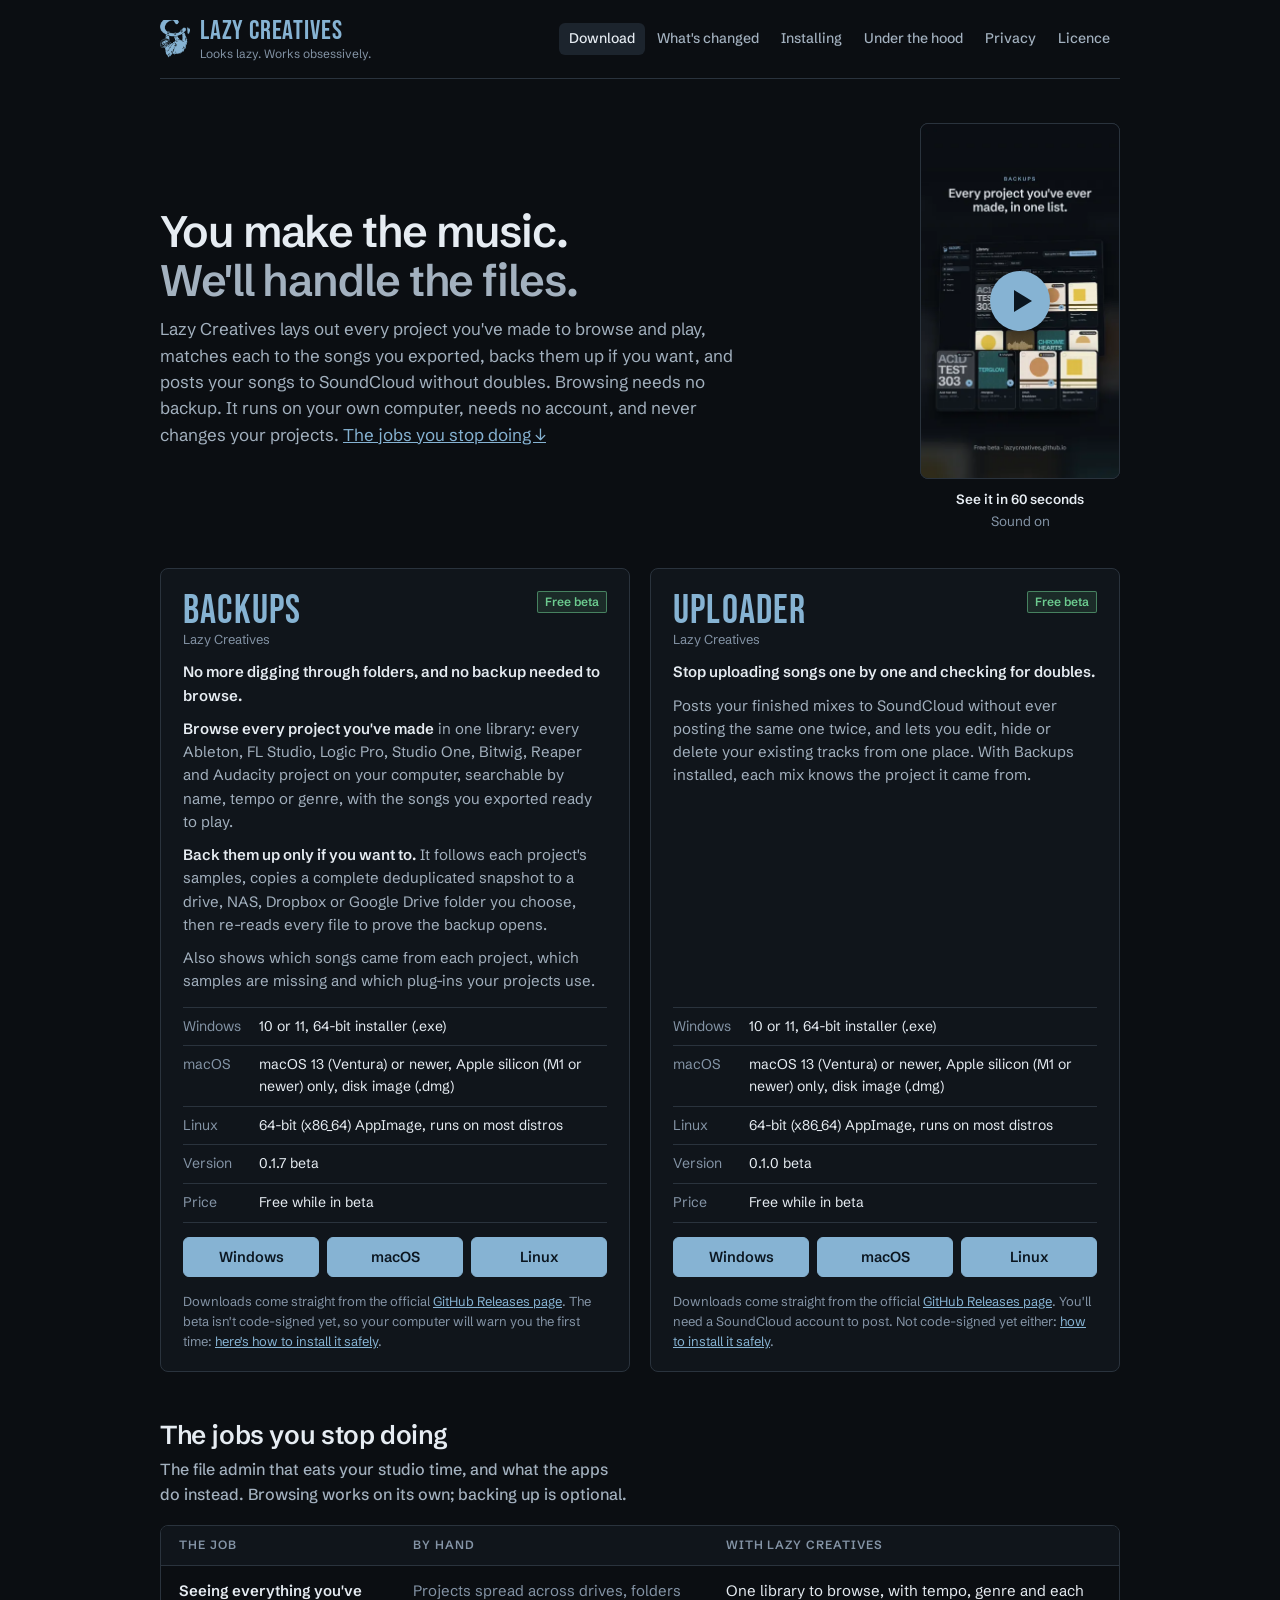
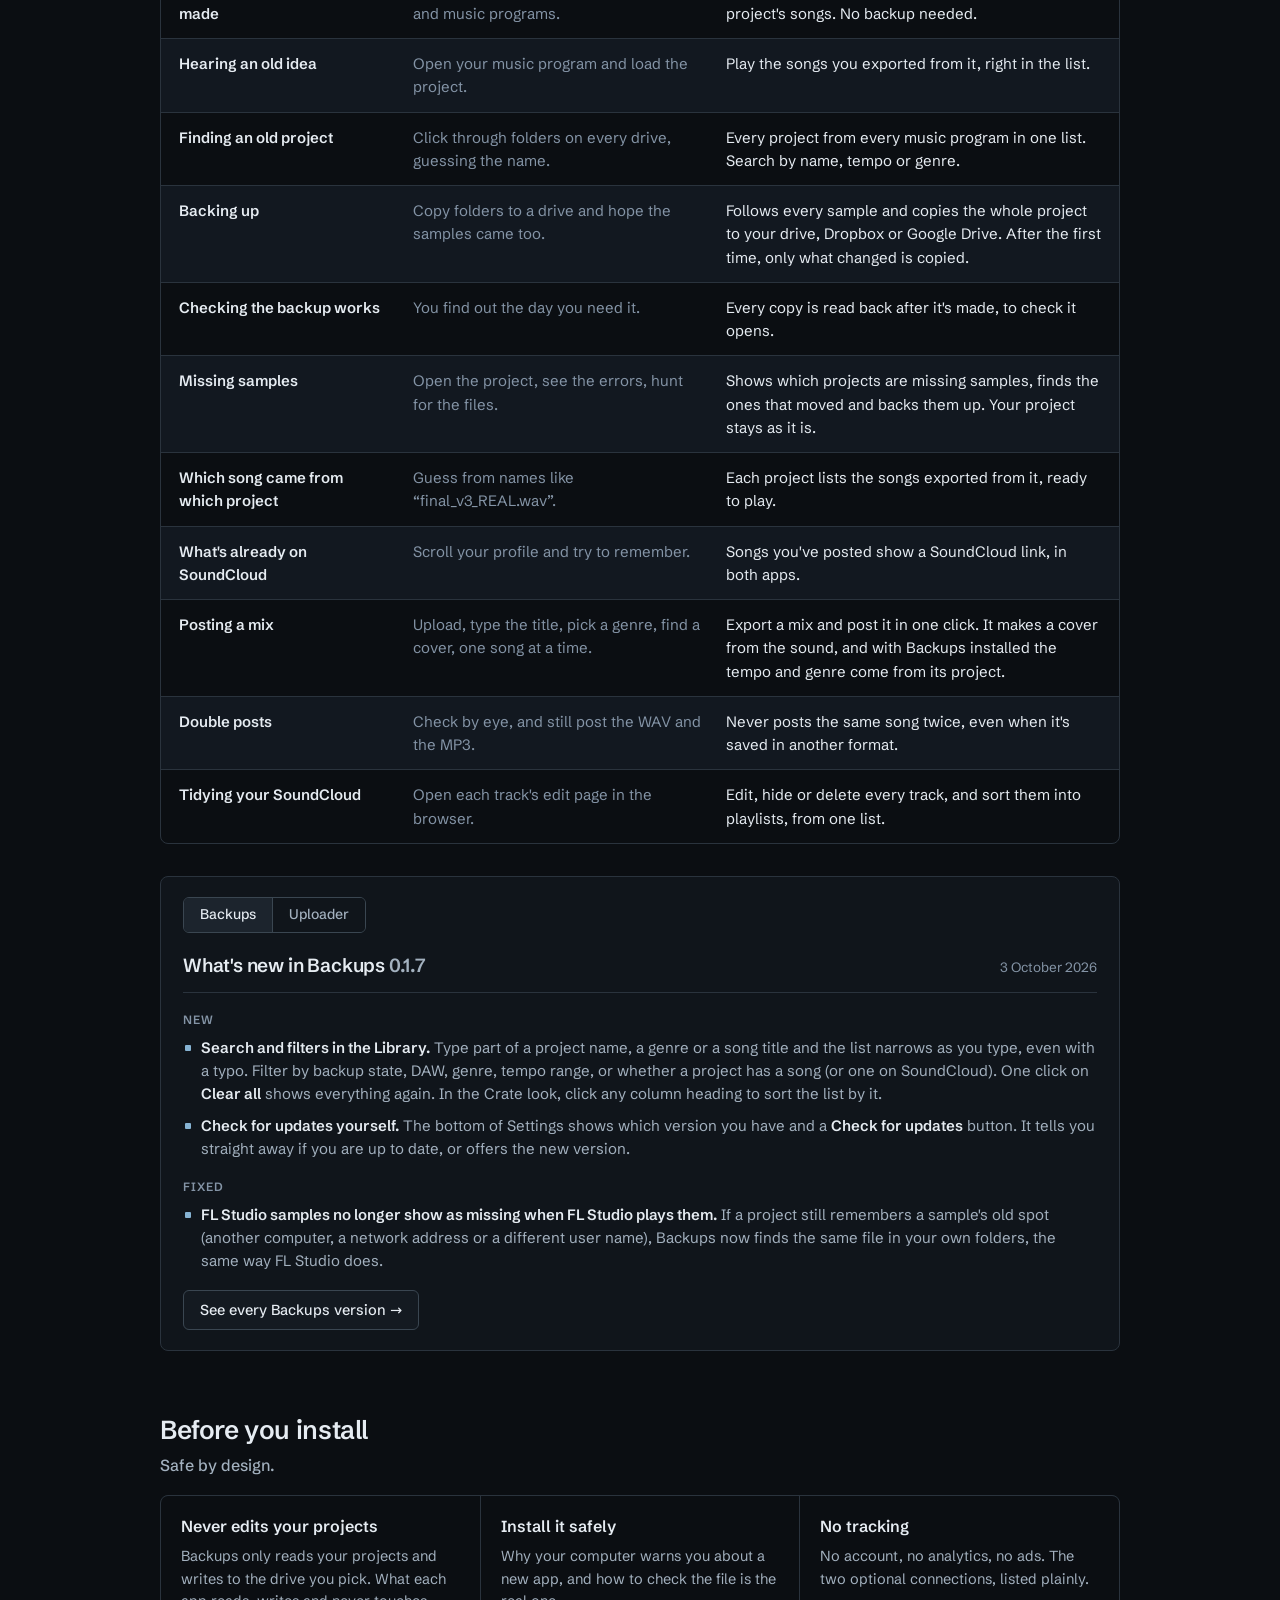
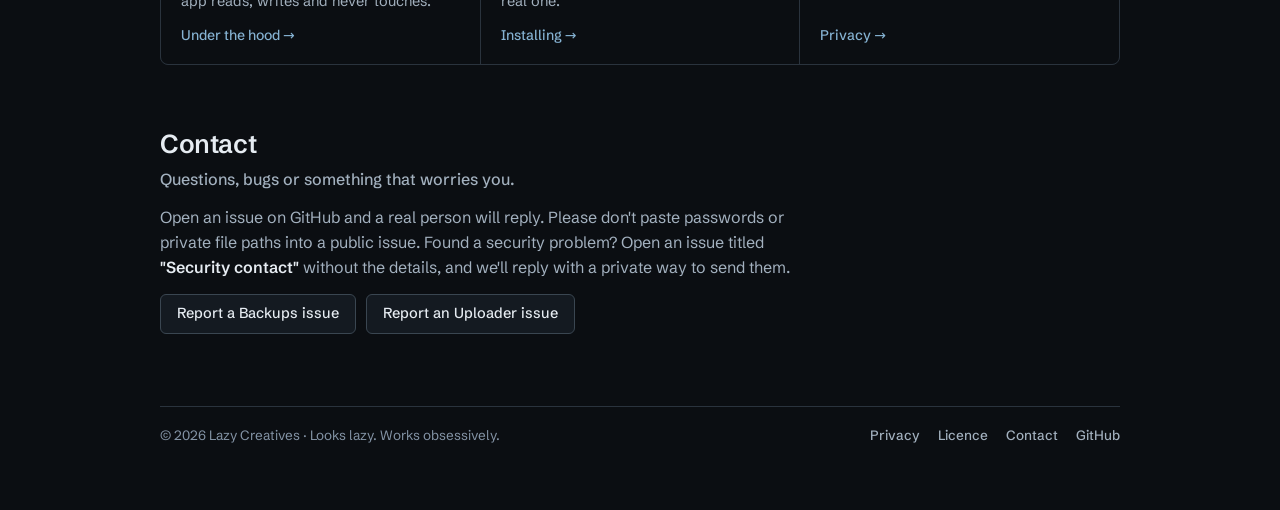
<file: index.html>
<!DOCTYPE html>
<html lang="en">
<head>
<meta charset="UTF-8">
<meta name="viewport" content="width=device-width,initial-scale=1">
<title>Download Lazy Creatives — Backups &amp; Uploader</title>
<meta name="description" content="Download Lazy Creatives Backups and Uploader for Windows, macOS and Linux: free desktop tools that find, back up and post your music for you, so you can stay in the music. Your projects stay on your computer.">
<meta property="og:title" content="Download Lazy Creatives">
<meta property="og:description" content="Download Lazy Creatives Backups and Uploader for Windows, macOS and Linux: free desktop tools that find, back up and post your music for you, so you can stay in the music. Your projects stay on your computer.">
<meta property="og:type" content="website">
<link rel="canonical" href="https://lazycreatives.github.io/">
<meta property="og:url" content="https://lazycreatives.github.io/">
<meta property="og:image" content="https://lazycreatives.github.io/social/social-home.png">
<meta name="twitter:card" content="summary_large_image">
<link rel="stylesheet" href="/brand.css">
<link rel="stylesheet" href="/site.css">
<meta name="google-site-verification" content="6Fhn8nlXMlP-Knpu7X8_m800X2rsk330xEh5zrUy-1Y">
<script type="application/ld+json">
{"@context":"https://schema.org","@type":"Organization","name":"Lazy Creatives","url":"https://lazycreatives.github.io","logo":"https://lazycreatives.github.io/logo.png","description":"Desktop tools that take the boring, behind-the-scenes work of making music off your plate.","sameAs":["https://github.com/LazyCreatives"]}
</script>
<script>
/* Old links to sections that now have their own page. */
(function(){var m={"#safety":"/under-the-hood.html","#how":"/under-the-hood.html#how","#install":"/install.html","#privacy":"/privacy.html","#licence":"/licence.html"};var t=m[location.hash];if(t)location.replace(t);})();
</script>
<style>
  /* Home: download cards, the latest update, then short links to the detail pages. */
  .dl{display:grid;grid-template-columns:repeat(auto-fit,minmax(min(100%,320px),1fr));gap:20px}
  .app{border:1px solid var(--border);border-radius:var(--radius-lg);background:var(--surface);padding:22px 22px 20px;display:flex;flex-direction:column;gap:14px;min-width:0}
  @supports (grid-template-rows:subgrid){.app{display:grid;grid-row:span 5;grid-template-rows:subgrid;row-gap:14px}}
  .app .top{display:flex;align-items:flex-start;justify-content:space-between;gap:10px}
  /* the app's name as in its sidebar: brush capitals in Sloth Blue, the maker underneath */
  .app h2{display:flex;flex-direction:column;line-height:1;font-weight:400}
  .app h2 span{font-family:var(--display);font-size:40px;letter-spacing:.03em;color:var(--accent)}
  .app h2 small{font-size:13px;color:var(--text-faint);margin-top:2px}
  .app p{color:var(--text-dim);font-size:15px}
  .app .pitch{display:grid;gap:10px;align-content:start}
  .app .pitch b{color:var(--text);font-weight:600}
  /* what it runs on: a ruled table, same label column in both cards */
  .specs{display:grid;grid-template-columns:76px minmax(0,1fr);font-size:14px;border-top:1px solid var(--border);align-content:start}
  .specs dt,.specs dd{padding:8px 0;border-bottom:1px solid var(--border)}
  .specs dt{color:var(--text-faint)} .specs dd{color:var(--text)}
  .app .actions{margin-top:0;gap:8px;display:grid;grid-template-columns:repeat(3,minmax(0,1fr));align-self:end}
  .app .actions .btn{padding:0 8px}
  .app .fine{font-size:13px;color:var(--text-faint)}
  .app .fine a{color:var(--accent)}

  .news{margin-top:20px;border:1px solid var(--border);border-radius:var(--radius-lg);background:var(--surface);padding:20px 22px;scroll-margin-top:24px}
  .news .top{display:flex;align-items:baseline;justify-content:space-between;gap:10px;flex-wrap:wrap;margin-bottom:4px;padding-bottom:12px;border-bottom:1px solid var(--border)}
  .news h2{font-size:19px;color:var(--text);font-weight:600;letter-spacing:-.01em}
  .news h2 span{color:var(--text-dim)}
  .news .when{font-size:13.5px;color:var(--text-faint)}
  .news h3{font-size:12px;letter-spacing:.08em;text-transform:uppercase;color:var(--text-faint);font-weight:600;margin:18px 0 6px}
  .news ul{list-style:none;display:flex;flex-direction:column;gap:8px}
  .news li{font-size:15px;color:var(--text-dim);padding-left:18px;position:relative}
  .news li::before{content:"";position:absolute;left:2px;top:.6em;width:6px;height:6px;border-radius:1px;background:var(--accent)}
  .news li li::before{background:var(--border-interactive)}
  .news li ul{margin-top:8px}
  .news li b{color:var(--text);font-weight:600}
  .news .more{margin-top:18px}
  main > section{margin-top:64px}
  /* the jobs the apps take off you: one ruled table, fixed columns, stacks on phones */
  .app .pitch .stop{color:var(--text);font-weight:600}
  .hero .lede a{color:var(--accent);white-space:nowrap}
  #jobs{margin-top:48px}
  #jobs + .news{margin-top:32px}
  .jobs{border:1px solid var(--border);border-radius:var(--radius-lg);overflow:hidden;margin-top:18px}
  .job{display:grid;grid-template-columns:210px minmax(0,1fr) minmax(0,1.3fr);gap:6px 24px;padding:13px 18px;border-top:1px solid var(--border);font-size:15px}
  .job:first-child{border-top:0}
  .job:nth-child(odd):not(.job--head){background:var(--zebra)}
  .job--head{background:var(--surface);font-size:12px;font-weight:600;letter-spacing:.08em;text-transform:uppercase;color:var(--text-faint);padding-block:10px}
  .job b{font-weight:600}
  .job .hand{color:var(--text-faint)}
  .job .with{color:var(--text)}
  .job i{display:none}
  @media (max-width:720px){
    .job--head{display:none}
    .job{grid-template-columns:minmax(0,1fr)}
    .job:nth-child(odd):not(.job--head){background:none}
    .job:nth-child(even){background:var(--zebra)}
    .job i{display:block;font-style:normal;font-size:11.5px;font-weight:600;letter-spacing:.08em;text-transform:uppercase;color:var(--text-faint);margin-bottom:2px}
    .job .with i{color:var(--accent)}
  }
  /* the reel: a tall still picture beside the headline, YouTube loads on press */
  .reel{flex:0 0 auto;margin-left:auto;width:200px;display:grid;gap:10px}
  .reel button,.reel video{display:block;width:100%;aspect-ratio:9/16;border:1px solid var(--border);border-radius:var(--radius-lg);background:var(--surface)}
  .reel button{position:relative;padding:0;overflow:hidden;cursor:pointer}
  .reel button img{display:block;width:100%;height:100%;object-fit:cover}
  .reel .play{position:absolute;left:50%;top:50%;width:60px;height:60px;margin:-30px 0 0 -30px;border-radius:50%;background:var(--accent);box-shadow:0 4px 18px rgba(0,0,0,.45);transition:transform .15s}
  .reel .play::after{content:"";position:absolute;left:24px;top:19px;border-style:solid;border-width:11px 0 11px 18px;border-color:transparent transparent transparent var(--accent-ink)}
  .reel button:hover .play{transform:scale(1.08)}
  .reel button:focus-visible{outline:2px solid var(--accent);outline-offset:3px}
  .reel figcaption{display:grid;gap:2px;font-size:13.5px;text-align:center}
  .reel figcaption b{color:var(--text);font-weight:600}
  .reel figcaption span{color:var(--text-faint)}
  .reel video{grid-area:1/1;height:auto;object-fit:contain}
  /* full screen: show the whole tall video on black, not cropped to the screen */
  .reel video:fullscreen{width:100%;height:100%;object-fit:contain;border:0;border-radius:0;background:#000}
  .reel video:-webkit-full-screen{width:100%;height:100%;object-fit:contain;border:0;border-radius:0;background:#000}
  .reel button{grid-area:1/1;z-index:1}
  .reel.on button{display:none}
  @media (max-width:640px){
    .hero{flex-direction:column}
    .reel{margin:12px 0 0;width:100%;grid-template-columns:96px minmax(0,1fr);align-items:center;gap:16px}
    .reel figcaption{text-align:left;font-size:15px}
    .reel .play{width:40px;height:40px;margin:-20px 0 0 -20px}
    .reel .play::after{left:16px;top:12px;border-width:8px 0 8px 13px}
    .reel.on{grid-template-columns:minmax(0,1fr)}
    .reel.on video{width:min(100%,300px)}
    .reel.on figcaption{display:none}
  }
  @media (prefers-reduced-motion:reduce){.reel .play{transition:none}}
</style>
</head>
<body>
<div class="page">
  <header class="lc">
    <a class="brand" href="/" aria-label="Lazy Creatives home"><img src="/sloth-mark.png" alt="" width="30" height="38"><span><b>Lazy Creatives</b><small>Looks lazy. Works obsessively.</small></span></a>
    <nav aria-label="Site">
      <a href="/" aria-current="page">Download</a>
      <a href="/whats-changed.html">What's changed</a>
      <a href="/install.html">Installing</a>
      <a href="/under-the-hood.html">Under the hood</a>
      <a href="/privacy.html">Privacy</a>
      <a href="/licence.html">Licence</a>
    </nav>
  </header>

  <main class="wrap">
    <div class="hero">
      <div>
        <h1>You make the music. <span class="g">We'll handle the files.</span></h1>
        <p class="lede">Lazy Creatives lays out every project you've made to browse and play, matches each to the songs you exported, backs them up if you want, and posts your songs to SoundCloud without doubles. Browsing needs no backup. It runs on your own computer, needs no account, and never changes your projects. <a href="#jobs">The jobs you stop doing ↓</a></p>
      </div>
      <!-- The 60-second reel, served from this site. Only the still picture loads with
           the page; the video itself loads when someone presses play. -->
      <figure class="reel">
        <video src="/reel.mp4" poster="/reel-poster.webp" preload="none" playsinline width="200" height="356" title="Lazy Creatives in 60 seconds"></video>
        <button type="button" aria-label="Play the 60-second video of Lazy Creatives">
          <img src="/reel-poster.webp" alt="" width="200" height="356">
          <span class="play" aria-hidden="true"></span>
        </button>
        <figcaption><b>See it in 60 seconds</b><span>Sound on</span></figcaption>
      </figure>
    </div>

    <div class="dl" id="download">
      <article class="app">
        <div class="top">
          <h2><span>Backups</span><small>Lazy Creatives</small></h2>
          <span class="tag">Free beta</span>
        </div>
        <div class="pitch"><p class="stop">No more digging through folders, and no backup needed to browse.</p>
        <p><b>Browse every project you've made</b> in one library: every Ableton, FL Studio, Logic Pro, Studio One, Bitwig, Reaper and Audacity project on your computer, searchable by name, tempo or genre, with the songs you exported ready to play.</p>
        <p><b>Back them up only if you want to.</b> It follows each project's samples, copies a complete deduplicated snapshot to a drive, NAS, Dropbox or Google Drive folder you choose, then re-reads every file to prove the backup opens.</p>
        <p>Also shows which songs came from each project, which samples are missing and which plug-ins your projects use.</p></div>
        <dl class="specs">
          <dt>Windows</dt><dd>10 or 11, 64-bit installer (.exe)</dd>
          <dt>macOS</dt><dd>macOS 13 (Ventura) or newer, Apple silicon (M1 or newer) only, disk image (.dmg)</dd>
          <dt>Linux</dt><dd>64-bit (x86_64) AppImage, runs on most distros</dd>
          <dt>Version</dt><dd id="bk-version">0.1.7 beta</dd>
          <dt>Price</dt><dd>Free while in beta</dd>
        </dl>
        <div class="actions">
          <a class="btn primary" href="https://github.com/LazyCreatives/lazycreatives-backups/releases/latest/download/LazyCreatives-Backups-Windows-Setup.exe">Windows</a>
          <a class="btn primary" href="https://github.com/LazyCreatives/lazycreatives-backups/releases/latest/download/LazyCreatives-Backups-macOS-arm64.dmg">macOS</a>
          <a class="btn primary" href="https://github.com/LazyCreatives/lazycreatives-backups/releases/latest/download/LazyCreatives-Backups-Linux-x86_64.AppImage">Linux</a>
        </div>
        <p class="fine">Downloads come straight from the official <a href="https://github.com/LazyCreatives/lazycreatives-backups/releases/latest">GitHub Releases page</a>. The beta isn't code-signed yet, so your computer will warn you the first time: <a href="/install.html">here's how to install it safely</a>.</p>
      </article>

      <article class="app">
        <div class="top">
          <h2><span>Uploader</span><small>Lazy Creatives</small></h2>
          <span class="tag">Free beta</span>
        </div>
        <div class="pitch"><p class="stop">Stop uploading songs one by one and checking for doubles.</p>
        <p>Posts your finished mixes to SoundCloud without ever posting the same one twice, and lets you edit, hide or delete your existing tracks from one place. With Backups installed, each mix knows the project it came from.</p></div>
        <dl class="specs">
          <dt>Windows</dt><dd>10 or 11, 64-bit installer (.exe)</dd>
          <dt>macOS</dt><dd>macOS 13 (Ventura) or newer, Apple silicon (M1 or newer) only, disk image (.dmg)</dd>
          <dt>Linux</dt><dd>64-bit (x86_64) AppImage, runs on most distros</dd>
          <dt>Version</dt><dd id="up-version">0.1.0 beta</dd>
          <dt>Price</dt><dd>Free while in beta</dd>
        </dl>
        <div class="actions">
          <a class="btn primary" href="https://github.com/LazyCreatives/lazycreatives-uploader/releases/latest/download/LazyCreatives-Uploader-Windows-Setup.exe">Windows</a>
          <a class="btn primary" href="https://github.com/LazyCreatives/lazycreatives-uploader/releases/latest/download/LazyCreatives-Uploader-macOS-arm64.dmg">macOS</a>
          <a class="btn primary" href="https://github.com/LazyCreatives/lazycreatives-uploader/releases/latest/download/LazyCreatives-Uploader-Linux-x86_64.AppImage">Linux</a>
        </div>
        <p class="fine">Downloads come straight from the official <a href="https://github.com/LazyCreatives/lazycreatives-uploader/releases/latest">GitHub Releases page</a>. You'll need a SoundCloud account to post. Not code-signed yet either: <a href="/install.html">how to install it safely</a>.</p>
      </article>
    </div>


    <section id="jobs">
      <h2>The jobs you stop doing</h2>
      <p class="lead">The file admin that eats your studio time, and what the apps do instead. Browsing works on its own; backing up is optional.</p>
      <div class="jobs" role="table" aria-label="Jobs done by hand and with Lazy Creatives">
        <div class="job job--head" role="row"><span role="columnheader">The job</span><span role="columnheader">By hand</span><span role="columnheader">With Lazy Creatives</span></div>
        <div class="job" role="row"><b role="cell">Seeing everything you've made</b><span role="cell" class="hand"><i>By hand</i>Projects spread across drives, folders and music programs.</span><span role="cell" class="with"><i>With Lazy Creatives</i>One library to browse, with tempo, genre and each project's songs. No backup needed.</span></div>
        <div class="job" role="row"><b role="cell">Hearing an old idea</b><span role="cell" class="hand"><i>By hand</i>Open your music program and load the project.</span><span role="cell" class="with"><i>With Lazy Creatives</i>Play the songs you exported from it, right in the list.</span></div>
        <div class="job" role="row"><b role="cell">Finding an old project</b><span role="cell" class="hand"><i>By hand</i>Click through folders on every drive, guessing the name.</span><span role="cell" class="with"><i>With Lazy Creatives</i>Every project from every music program in one list. Search by name, tempo or genre.</span></div>
        <div class="job" role="row"><b role="cell">Backing up</b><span role="cell" class="hand"><i>By hand</i>Copy folders to a drive and hope the samples came too.</span><span role="cell" class="with"><i>With Lazy Creatives</i>Follows every sample and copies the whole project to your drive, Dropbox or Google Drive. After the first time, only what changed is copied.</span></div>
        <div class="job" role="row"><b role="cell">Checking the backup works</b><span role="cell" class="hand"><i>By hand</i>You find out the day you need it.</span><span role="cell" class="with"><i>With Lazy Creatives</i>Every copy is read back after it's made, to check it opens.</span></div>
        <div class="job" role="row"><b role="cell">Missing samples</b><span role="cell" class="hand"><i>By hand</i>Open the project, see the errors, hunt for the files.</span><span role="cell" class="with"><i>With Lazy Creatives</i>Shows which projects are missing samples, finds the ones that moved and backs them up. Your project stays as it is.</span></div>
        <div class="job" role="row"><b role="cell">Which song came from which project</b><span role="cell" class="hand"><i>By hand</i>Guess from names like “final_v3_REAL.wav”.</span><span role="cell" class="with"><i>With Lazy Creatives</i>Each project lists the songs exported from it, ready to play.</span></div>
        <div class="job" role="row"><b role="cell">What's already on SoundCloud</b><span role="cell" class="hand"><i>By hand</i>Scroll your profile and try to remember.</span><span role="cell" class="with"><i>With Lazy Creatives</i>Songs you've posted show a SoundCloud link, in both apps.</span></div>
        <div class="job" role="row"><b role="cell">Posting a mix</b><span role="cell" class="hand"><i>By hand</i>Upload, type the title, pick a genre, find a cover, one song at a time.</span><span role="cell" class="with"><i>With Lazy Creatives</i>Export a mix and post it in one click. It makes a cover from the sound, and with Backups installed the tempo and genre come from its project.</span></div>
        <div class="job" role="row"><b role="cell">Double posts</b><span role="cell" class="hand"><i>By hand</i>Check by eye, and still post the WAV and the MP3.</span><span role="cell" class="with"><i>With Lazy Creatives</i>Never posts the same song twice, even when it's saved in another format.</span></div>
        <div class="job" role="row"><b role="cell">Tidying your SoundCloud</b><span role="cell" class="hand"><i>By hand</i>Open each track's edit page in the browser.</span><span role="cell" class="with"><i>With Lazy Creatives</i>Edit, hide or delete every track, and sort them into playlists, from one list.</span></div>
      </div>
    </section>


    <!-- "What's new" for the latest release of each app. The script below swaps in
         the notes from each app's latest GitHub Release (written from CHANGELOG.md
         when it is released), so the static copy is only a fallback and needs no edit. -->
    <div class="news" id="whats-new" aria-live="polite">
      <div class="tabs" role="tablist" aria-label="Choose an app">
        <button role="tab" id="tab-bk" aria-controls="panel-bk" aria-selected="true">Backups</button>
        <button role="tab" id="tab-up" aria-controls="panel-up" aria-selected="false">Uploader</button>
      </div>
      <div role="tabpanel" id="panel-bk" aria-labelledby="tab-bk">
      <div class="top">
        <h2>What's new in Backups <span id="bk-news-version">0.1.7</span></h2>
        <span class="when" id="bk-news-date">3 October 2026</span>
      </div>
      <div id="bk-news-body">
        <h3>New</h3>
        <ul>
          <li><b>Search and filters in the Library.</b> Type part of a project name, a genre or a song title and the list narrows as you type, even with a typo. Filter by backup state, DAW, genre, tempo range, or whether a project has a song (or one on SoundCloud). One click on <b>Clear all</b> shows everything again. In the Crate look, click any column heading to sort the list by it.</li>
          <li><b>Check for updates yourself.</b> The bottom of Settings shows which version you have and a <b>Check for updates</b> button. It tells you straight away if you are up to date, or offers the new version.</li>
        </ul>
        <h3>Fixed</h3>
        <ul>
          <li><b>FL Studio samples no longer show as missing when FL Studio plays them.</b> If a project still remembers a sample's old spot (another computer, a network address or a different user name), Backups now finds the same file in your own folders, the same way FL Studio does.</li>
        </ul>
      </div>
      <div class="actions more"><a class="btn" href="whats-changed.html#backups">See every Backups version →</a></div>
      </div>
      <div role="tabpanel" id="panel-up" aria-labelledby="tab-up" hidden>
      <div class="top">
        <h2>What's new in Uploader <span id="up-news-version">0.1.0</span></h2>
        <span class="when" id="up-news-date">4 October 2026</span>
      </div>
      <div id="up-news-body">
        <h3>New</h3>
        <ul>
          <li><b>Post your mixes to SoundCloud without ever posting the same one twice.</b> The app knows what's already up, even when the same mix is saved in another format.</li>
          <li><b>Your tracks</b>: edit, hide or delete the tracks already on your SoundCloud from one place.</li>
          <li><b>Knows where each song came from.</b> If you use Lazy Creatives Backups, each mix shows the project it was exported from, with its tempo and genre filled in.</li>
          <li><b>Cover art made for you</b> from the song's sound.</li>
          <li><b>Two looks, your choice</b>, the same as Backups: <b>Crate</b> or <b>Sleeve</b>. A song has the same cover in both apps.</li>
          <li><b>Play your mixes in the app</b> from a player bar at the bottom.</li>
          <li><b>The app updates itself</b>, and shows what's new after each update.</li>
          <li><b>Everything is unlocked</b> while the app is a free beta.</li>
        </ul>
      </div>
      <div class="actions more"><a class="btn" href="whats-changed.html#uploader">See every Uploader version →</a></div>
      </div>
    </div>


    <section id="trust">
      <h2>Before you install</h2>
      <p class="lead">Safe by design.</p>
      <div class="tiles">
        <a class="tile" href="/under-the-hood.html"><h4>Never edits your projects</h4><p>Backups only reads your projects and writes to the drive you pick. What each app reads, writes and never touches.</p><span class="more">Under the hood →</span></a>
        <a class="tile" href="/install.html"><h4>Install it safely</h4><p>Why your computer warns you about a new app, and how to check the file is the real one.</p><span class="more">Installing →</span></a>
        <a class="tile" href="/privacy.html"><h4>No tracking</h4><p>No account, no analytics, no ads. The two optional connections, listed plainly.</p><span class="more">Privacy →</span></a>
      </div>
    </section>

    <section id="contact">
      <h2>Contact</h2>
      <p class="lead">Questions, bugs or something that worries you.</p>
      <p>Open an issue on GitHub and a real person will reply. Please don't paste passwords or private file paths into a public issue. Found a security problem? Open an issue titled <b>"Security contact"</b> without the details, and we'll reply with a private way to send them.</p>
      <div class="actions" style="margin-top:14px">
        <a class="btn" href="https://github.com/LazyCreatives/lazycreatives-backups/issues/new">Report a Backups issue</a>
        <a class="btn" href="https://github.com/LazyCreatives/lazycreatives-uploader/issues/new">Report an Uploader issue</a>
      </div>
    </section>
  </main>

  <footer class="lc">
    <span>© 2026 Lazy Creatives · Looks lazy. Works obsessively.</span>
    <nav aria-label="More">
      <a href="/privacy.html">Privacy</a>
      <a href="/licence.html">Licence</a>
      <a href="/#contact">Contact</a>
      <a href="https://github.com/LazyCreatives">GitHub</a>
    </nav>
  </footer>
</div>
<script>
/* Switch the "What's new" box between the two apps. */
(function(){
  var tabs=[document.getElementById("tab-bk"),document.getElementById("tab-up")];
  function pick(t){
    tabs.forEach(function(x){
      var on=x===t; x.setAttribute("aria-selected",on?"true":"false"); x.tabIndex=on?0:-1;
      document.getElementById(x.getAttribute("aria-controls")).hidden=!on;
    });
  }
  tabs.forEach(function(t,i){
    t.addEventListener("click",function(){pick(t)});
    t.addEventListener("keydown",function(e){
      if(e.key==="ArrowRight"||e.key==="ArrowLeft"){var n=tabs[(i+1)%2];pick(n);n.focus();e.preventDefault();}
    });
  });
  pick(tabs[0]);
})();
/* Show each app's latest release and its "What's new". The release job writes it
   from CHANGELOG.md under a "## What's new" heading; the static copy above stays if
   GitHub can't be reached or a release has no notes. Text only, never HTML. */
(function(){
  if(!window.fetch) return;
  function load(repo,id){
    fetch("https://api.github.com/repos/LazyCreatives/"+repo+"/releases/latest",{headers:{"Accept":"application/vnd.github+json"}}).then(function(r){return r.ok?r.json():null}).then(function(rel){
      if(!rel||!rel.tag_name) return;
      var ver=rel.tag_name.replace(/^v/,"");
      document.getElementById(id+"-version").textContent=ver+" beta";
      var body=rel.body||"", start=body.indexOf("## What's new");
      if(start<0) return;
      var lines=body.slice(start).split(/\r?\n/).slice(1), out=document.createDocumentFragment(), list=null, sub=null, any=false;
      function inline(el,text){
        text.split(/(\*\*[^*]+\*\*)/).forEach(function(part){
          if(/^\*\*[^*]+\*\*$/.test(part)){var b=document.createElement("b");b.textContent=part.slice(2,-2);el.appendChild(b);}
          else if(part) el.appendChild(document.createTextNode(part));
        });
      }
      for(var i=0;i<lines.length;i++){
        var l=lines[i];
        if(/^(---|## )/.test(l)) break;
        var m;
        if((m=l.match(/^###\s+(.*)/))){var h=document.createElement("h3");h.textContent=m[1];out.appendChild(h);list=sub=null;}
        else if((m=l.match(/^- (.*)/))){if(!list){list=document.createElement("ul");out.appendChild(list);}var li=document.createElement("li");inline(li,m[1]);list.appendChild(li);sub=null;any=true;}
        else if((m=l.match(/^\s{2,}- (.*)/))&&list&&list.lastChild){if(!sub){sub=document.createElement("ul");list.lastChild.appendChild(sub);}var s=document.createElement("li");inline(s,m[1]);sub.appendChild(s);}
      }
      if(!any) return;
      var box=document.getElementById(id+"-news-body");
      box.textContent="";box.appendChild(out);
      document.getElementById(id+"-news-version").textContent=ver;
      if(rel.published_at){
        var d=new Date(rel.published_at);
        document.getElementById(id+"-news-date").textContent=d.toLocaleDateString("en-GB",{day:"numeric",month:"long",year:"numeric"});
      }
    }).catch(function(){});
  }
  load("lazycreatives-backups","bk");
  load("lazycreatives-uploader","up");
})();
</script>
<script>
/* The reel's play button: hide the still picture and play the video with its controls. */
(function(){var b=document.querySelector('.reel button');if(!b)return;b.addEventListener('click',function(){
  var v=b.parentNode.querySelector('video');b.parentNode.classList.add('on');v.controls=true;v.play();v.focus();});})();
</script>
</body>
</html>
</file>
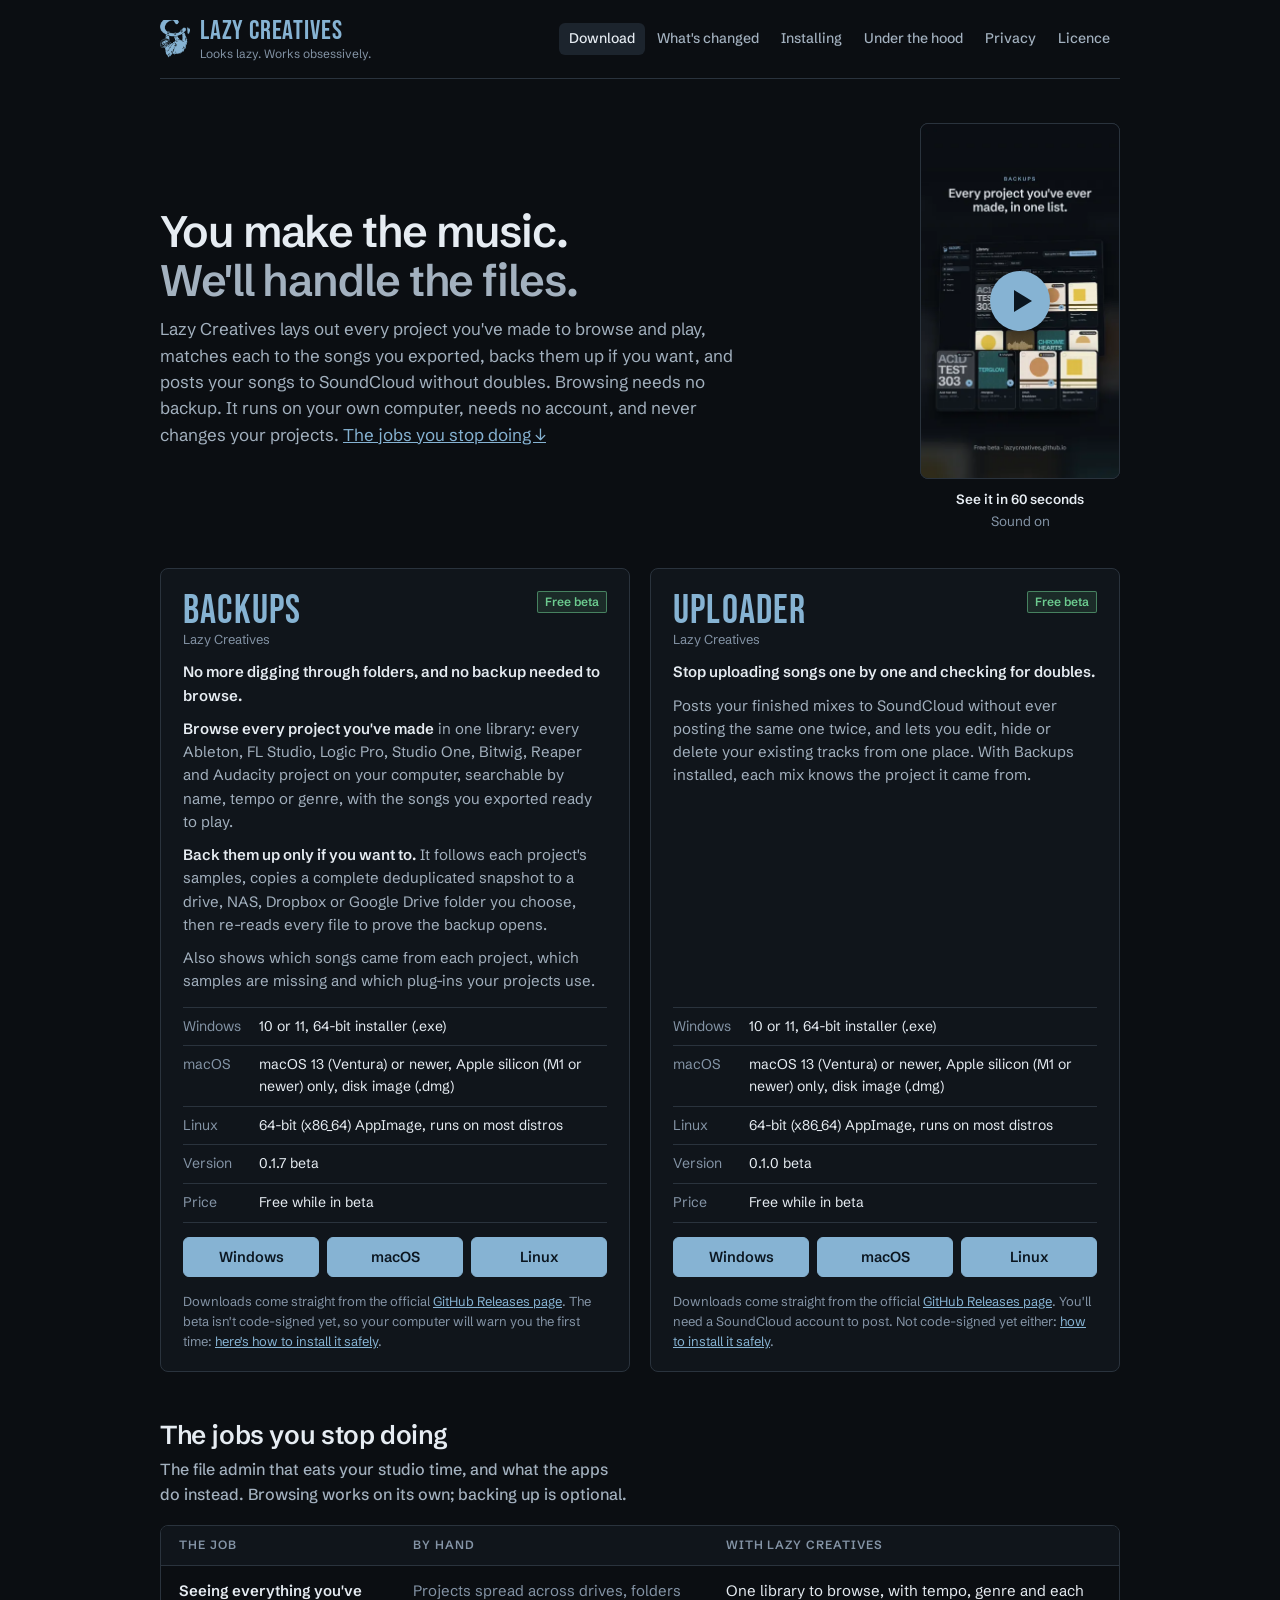
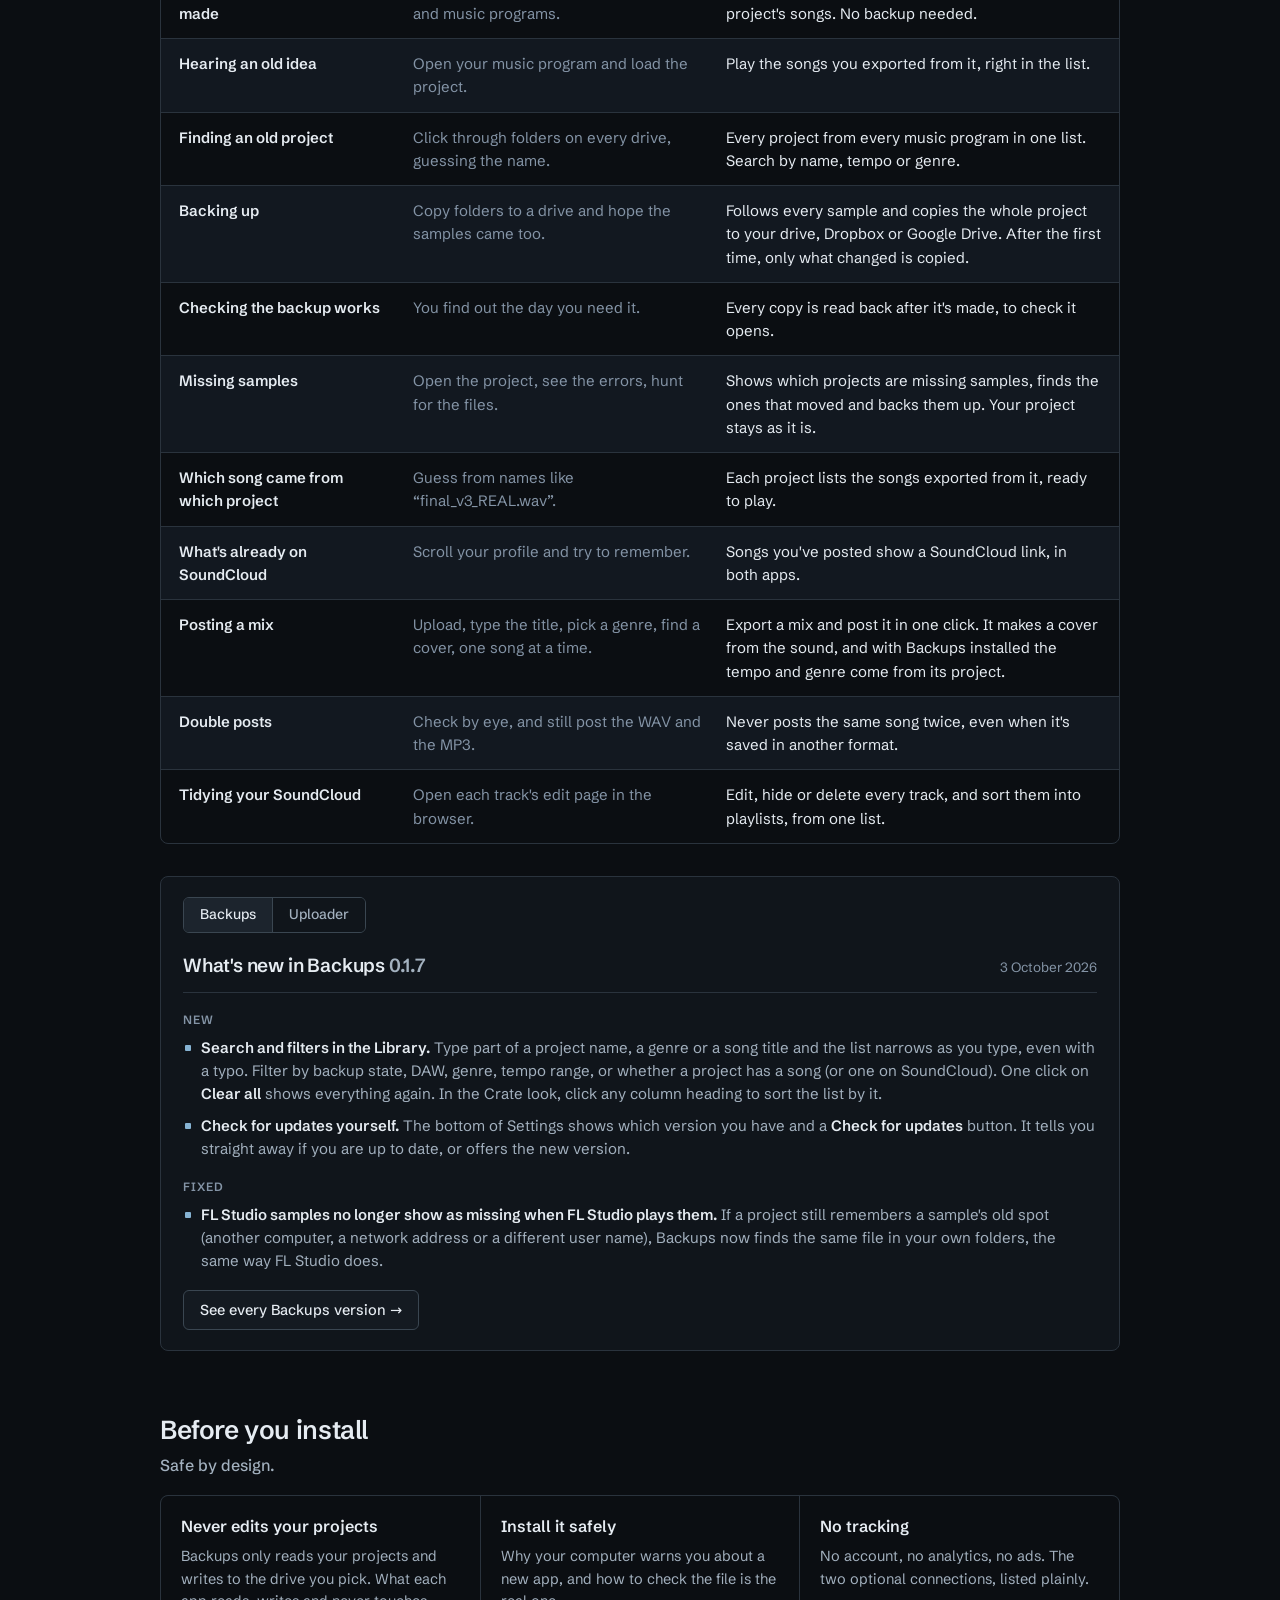
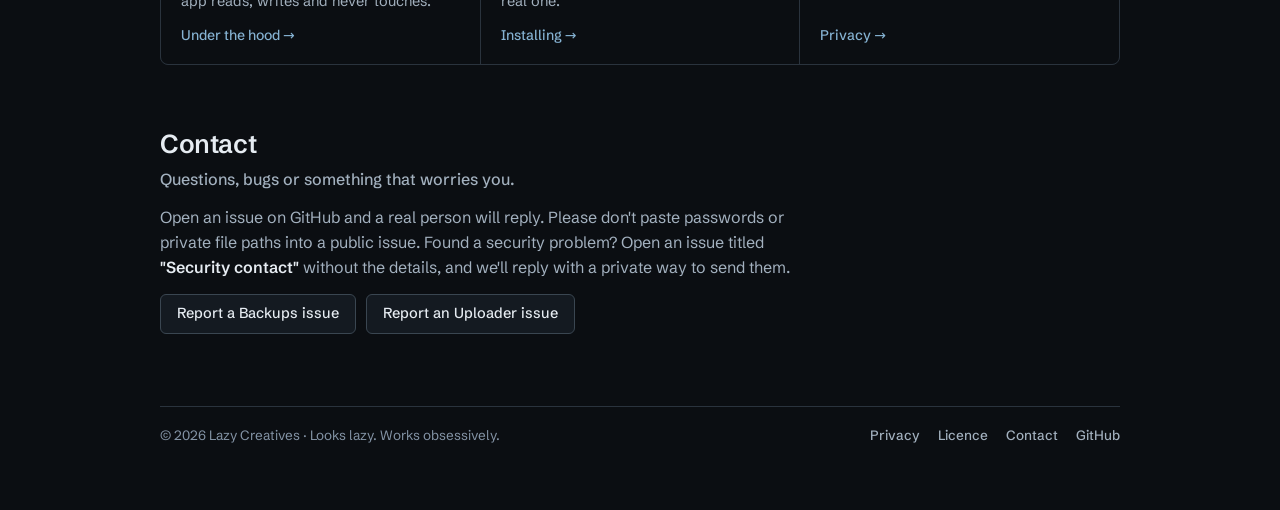
<file: lazycreatives-backups/index.html>
<!DOCTYPE html>
<html lang="en">
<head>
<meta charset="UTF-8">
<meta name="viewport" content="width=device-width,initial-scale=1">
<title>Lazy Creatives</title>
<meta name="robots" content="noindex">
<link rel="canonical" href="https://lazycreatives.github.io/">
<meta http-equiv="refresh" content="0; url=/#download">
<script>location.replace("/#download")</script>
<style>body{background:#0A0B0D;color:#EAF1F7;font:16px -apple-system,BlinkMacSystemFont,"Segoe UI",Roboto,sans-serif;padding:16px}a{color:#86B3D3}</style>
</head>
<body><p>This page has moved. <a href="/#download">Go to Lazy Creatives</a>.</p></body>
</html>
</file>
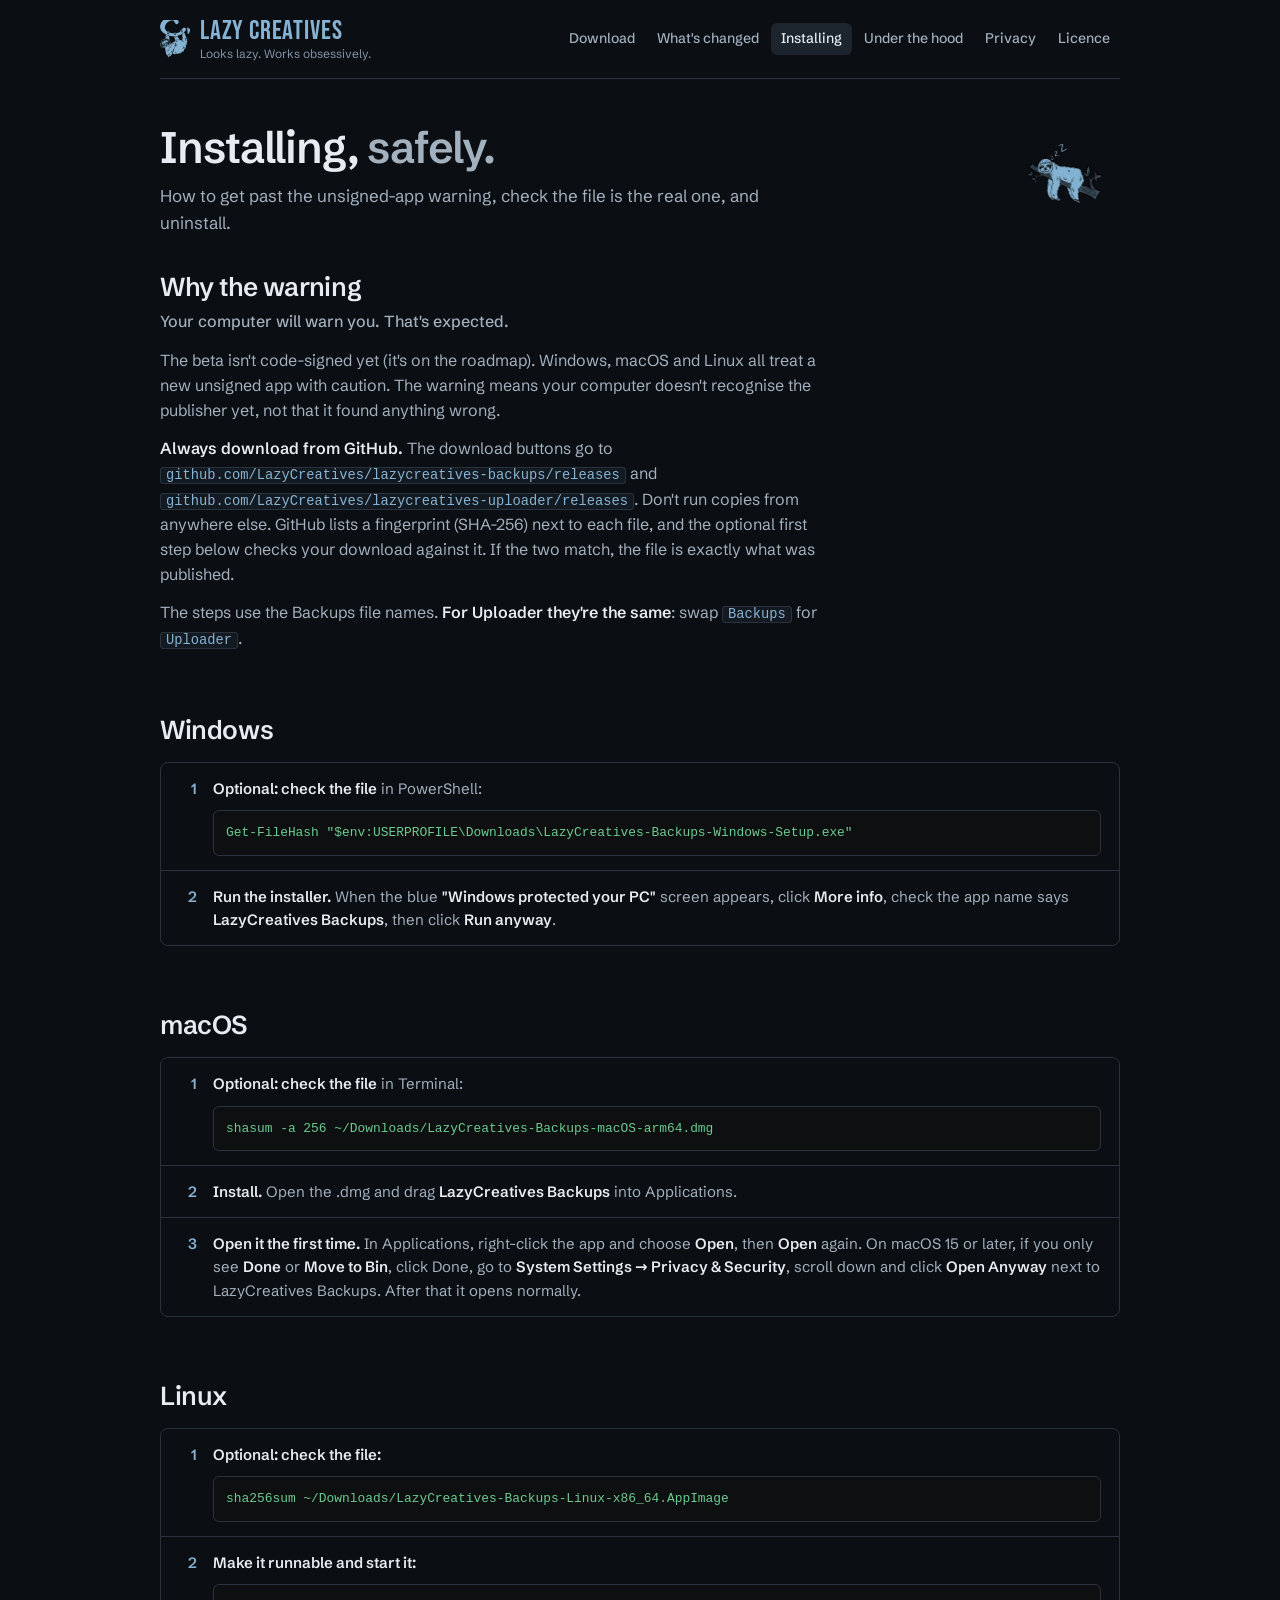
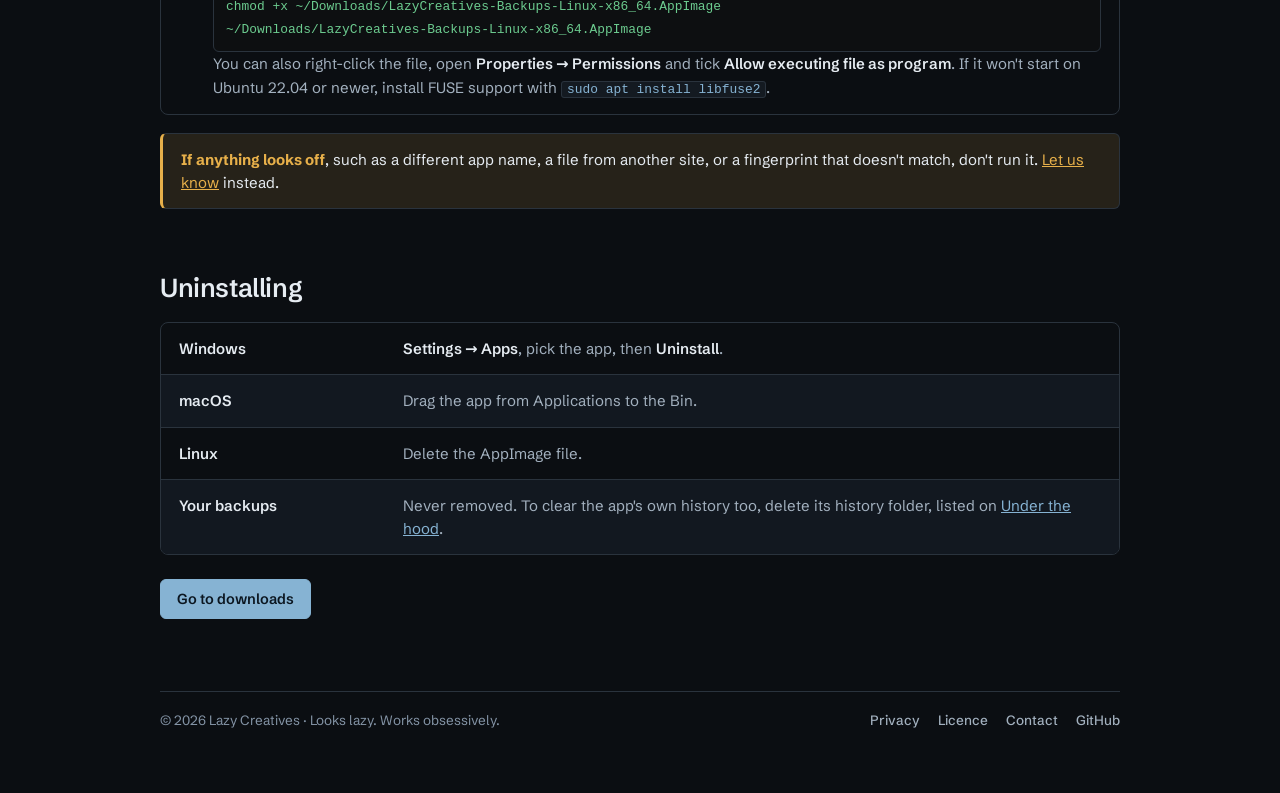
<file: install.html>
<!DOCTYPE html>
<html lang="en">
<head>
<meta charset="UTF-8">
<meta name="viewport" content="width=device-width,initial-scale=1">
<title>Installing Lazy Creatives — check the file and get past the warning</title>
<meta name="description" content="How to install the unsigned Lazy Creatives beta safely on Windows, macOS and Linux, check the download fingerprint, and uninstall.">
<meta property="og:title" content="Installing Lazy Creatives">
<meta property="og:description" content="How to install the unsigned Lazy Creatives beta safely on Windows, macOS and Linux, check the download fingerprint, and uninstall.">
<meta property="og:type" content="website">
<link rel="canonical" href="https://lazycreatives.github.io/install.html">
<meta property="og:url" content="https://lazycreatives.github.io/install.html">
<meta property="og:image" content="https://lazycreatives.github.io/social/social-home.png">
<meta name="twitter:card" content="summary_large_image">
<link rel="stylesheet" href="/brand.css">
<link rel="stylesheet" href="/site.css">
</head>
<body>
<div class="page">
  <header class="lc">
    <a class="brand" href="/" aria-label="Lazy Creatives home"><img src="/sloth-mark.png" alt="" width="30" height="38"><span><b>Lazy Creatives</b><small>Looks lazy. Works obsessively.</small></span></a>
    <nav aria-label="Site">
      <a href="/">Download</a>
      <a href="/whats-changed.html">What's changed</a>
      <a href="/install.html" aria-current="page">Installing</a>
      <a href="/under-the-hood.html">Under the hood</a>
      <a href="/privacy.html">Privacy</a>
      <a href="/licence.html">Licence</a>
    </nav>
  </header>

  <main class="wrap">
    <div class="hero">
      <div>
        <h1>Installing, <span class="g">safely.</span></h1>
        <p class="lede">How to get past the unsigned-app warning, check the file is the real one, and uninstall.</p>
      </div>
      <img class="nap" src="/napping.webp" alt="" width="110" height="110">
    </div>

    <section>
      <h2>Why the warning</h2>
      <p class="lead">Your computer will warn you. That's expected.</p>
      <p>The beta isn't code-signed yet (it's on the roadmap). Windows, macOS and Linux all treat a new unsigned app with caution. The warning means your computer doesn't recognise the publisher yet, not that it found anything wrong.</p>
      <p><b>Always download from GitHub.</b> The download buttons go to <code>github.com/LazyCreatives/lazycreatives-backups/releases</code> and <code>github.com/LazyCreatives/lazycreatives-uploader/releases</code>. Don't run copies from anywhere else. GitHub lists a fingerprint (SHA-256) next to each file, and the optional first step below checks your download against it. If the two match, the file is exactly what was published.</p>
      <p>The steps use the Backups file names. <b>For Uploader they're the same</b>: swap <code>Backups</code> for <code>Uploader</code>.</p>
    </section>

    <section id="windows">
      <h2>Windows</h2>
      <ol class="steps">
        <li><b>Optional: check the file</b> in PowerShell:
          <pre><code>Get-FileHash "$env:USERPROFILE\Downloads\LazyCreatives-Backups-Windows-Setup.exe"</code></pre></li>
        <li><b>Run the installer.</b> When the blue <b>"Windows protected your PC"</b> screen appears, click <b>More info</b>, check the app name says <b>LazyCreatives Backups</b>, then click <b>Run anyway</b>.</li>
      </ol>
    </section>

    <section id="mac">
      <h2>macOS</h2>
      <ol class="steps">
        <li><b>Optional: check the file</b> in Terminal:
          <pre><code>shasum -a 256 ~/Downloads/LazyCreatives-Backups-macOS-arm64.dmg</code></pre></li>
        <li><b>Install.</b> Open the .dmg and drag <b>LazyCreatives Backups</b> into Applications.</li>
        <li><b>Open it the first time.</b> In Applications, right-click the app and choose <b>Open</b>, then <b>Open</b> again. On macOS 15 or later, if you only see <b>Done</b> or <b>Move to Bin</b>, click Done, go to <b>System Settings → Privacy &amp; Security</b>, scroll down and click <b>Open Anyway</b> next to LazyCreatives Backups. After that it opens normally.</li>
      </ol>
    </section>

    <section id="linux">
      <h2>Linux</h2>
      <ol class="steps">
        <li><b>Optional: check the file:</b>
          <pre><code>sha256sum ~/Downloads/LazyCreatives-Backups-Linux-x86_64.AppImage</code></pre></li>
        <li><b>Make it runnable and start it:</b>
          <pre><code>chmod +x ~/Downloads/LazyCreatives-Backups-Linux-x86_64.AppImage
~/Downloads/LazyCreatives-Backups-Linux-x86_64.AppImage</code></pre>
          You can also right-click the file, open <b>Properties → Permissions</b> and tick <b>Allow executing file as program</b>. If it won't start on Ubuntu 22.04 or newer, install FUSE support with <code>sudo apt install libfuse2</code>.</li>
      </ol>
      <div class="warn"><b>If anything looks off</b>, such as a different app name, a file from another site, or a fingerprint that doesn't match, don't run it. <a href="/#contact">Let us know</a> instead.</div>
    </section>

    <section id="uninstall">
      <h2>Uninstalling</h2>
      <dl class="facts">
        <div class="fact"><dt>Windows</dt><dd><b>Settings → Apps</b>, pick the app, then <b>Uninstall</b>.</dd></div>
        <div class="fact"><dt>macOS</dt><dd>Drag the app from Applications to the Bin.</dd></div>
        <div class="fact"><dt>Linux</dt><dd>Delete the AppImage file.</dd></div>
        <div class="fact"><dt>Your backups</dt><dd>Never removed. To clear the app's own history too, delete its history folder, listed on <a href="/under-the-hood.html#data">Under the hood</a>.</dd></div>
      </dl>
      <div class="actions"><a class="btn primary" href="/#download">Go to downloads</a></div>
    </section>
  </main>

  <footer class="lc">
    <span>© 2026 Lazy Creatives · Looks lazy. Works obsessively.</span>
    <nav aria-label="More">
      <a href="/privacy.html">Privacy</a>
      <a href="/licence.html">Licence</a>
      <a href="/#contact">Contact</a>
      <a href="https://github.com/LazyCreatives">GitHub</a>
    </nav>
  </footer>
</div>
</body>
</html>
</file>
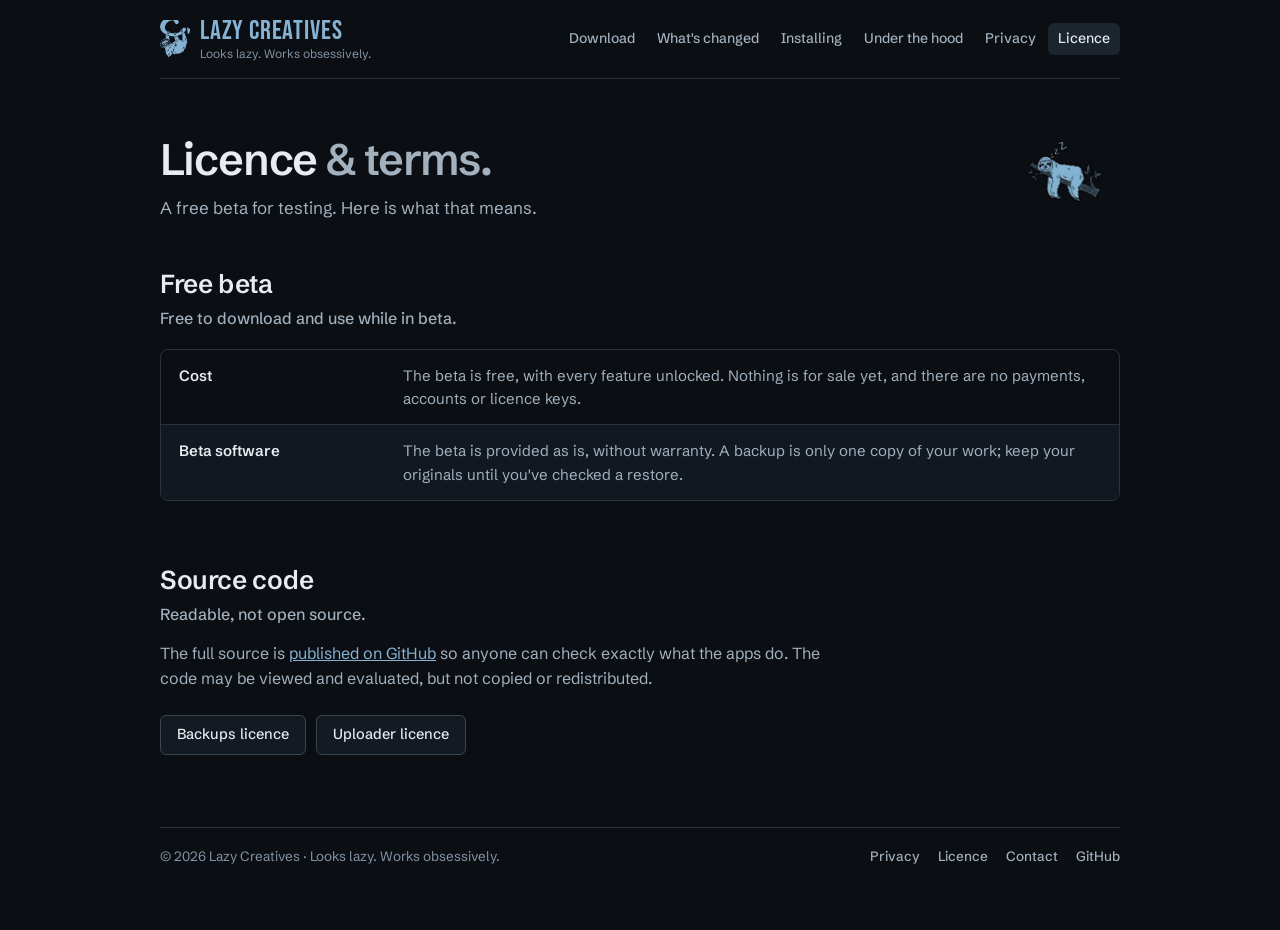
<file: licence.html>
<!DOCTYPE html>
<html lang="en">
<head>
<meta charset="UTF-8">
<meta name="viewport" content="width=device-width,initial-scale=1">
<title>Licence — Lazy Creatives</title>
<meta name="description" content="Lazy Creatives Backups and Uploader are a free beta. The source is published for anyone to read, under a proprietary licence.">
<meta property="og:title" content="Licence">
<meta property="og:description" content="Lazy Creatives Backups and Uploader are a free beta. The source is published for anyone to read, under a proprietary licence.">
<meta property="og:type" content="website">
<link rel="canonical" href="https://lazycreatives.github.io/licence.html">
<meta property="og:url" content="https://lazycreatives.github.io/licence.html">
<meta property="og:image" content="https://lazycreatives.github.io/social/social-home.png">
<meta name="twitter:card" content="summary_large_image">
<link rel="stylesheet" href="/brand.css">
<link rel="stylesheet" href="/site.css">
</head>
<body>
<div class="page">
  <header class="lc">
    <a class="brand" href="/" aria-label="Lazy Creatives home"><img src="/sloth-mark.png" alt="" width="30" height="38"><span><b>Lazy Creatives</b><small>Looks lazy. Works obsessively.</small></span></a>
    <nav aria-label="Site">
      <a href="/">Download</a>
      <a href="/whats-changed.html">What's changed</a>
      <a href="/install.html">Installing</a>
      <a href="/under-the-hood.html">Under the hood</a>
      <a href="/privacy.html">Privacy</a>
      <a href="/licence.html" aria-current="page">Licence</a>
    </nav>
  </header>

  <main class="wrap">
    <div class="hero">
      <div>
        <h1>Licence <span class="g">&amp; terms.</span></h1>
        <p class="lede">A free beta for testing. Here is what that means.</p>
      </div>
      <img class="nap" src="/napping.webp" alt="" width="110" height="110">
    </div>

    <section>
      <h2>Free beta</h2>
      <p class="lead">Free to download and use while in beta.</p>
      <dl class="facts">
        <div class="fact"><dt>Cost</dt><dd>The beta is free, with every feature unlocked. Nothing is for sale yet, and there are no payments, accounts or licence keys.</dd></div>
        <div class="fact"><dt>Beta software</dt><dd>The beta is provided as is, without warranty. A backup is only one copy of your work; keep your originals until you've checked a restore.</dd></div>
      </dl>
    </section>

    <section>
      <h2>Source code</h2>
      <p class="lead">Readable, not open source.</p>
      <p>The full source is <a href="https://github.com/LazyCreatives">published on GitHub</a> so anyone can check exactly what the apps do. The code may be viewed and evaluated, but not copied or redistributed.</p>
      <div class="actions">
        <a class="btn" href="https://github.com/LazyCreatives/lazycreatives-backups/blob/master/LICENSE">Backups licence</a>
        <a class="btn" href="https://github.com/LazyCreatives/lazycreatives-uploader/blob/master/LICENSE">Uploader licence</a>
      </div>
    </section>
  </main>

  <footer class="lc">
    <span>© 2026 Lazy Creatives · Looks lazy. Works obsessively.</span>
    <nav aria-label="More">
      <a href="/privacy.html">Privacy</a>
      <a href="/licence.html">Licence</a>
      <a href="/#contact">Contact</a>
      <a href="https://github.com/LazyCreatives">GitHub</a>
    </nav>
  </footer>
</div>
</body>
</html>
</file>
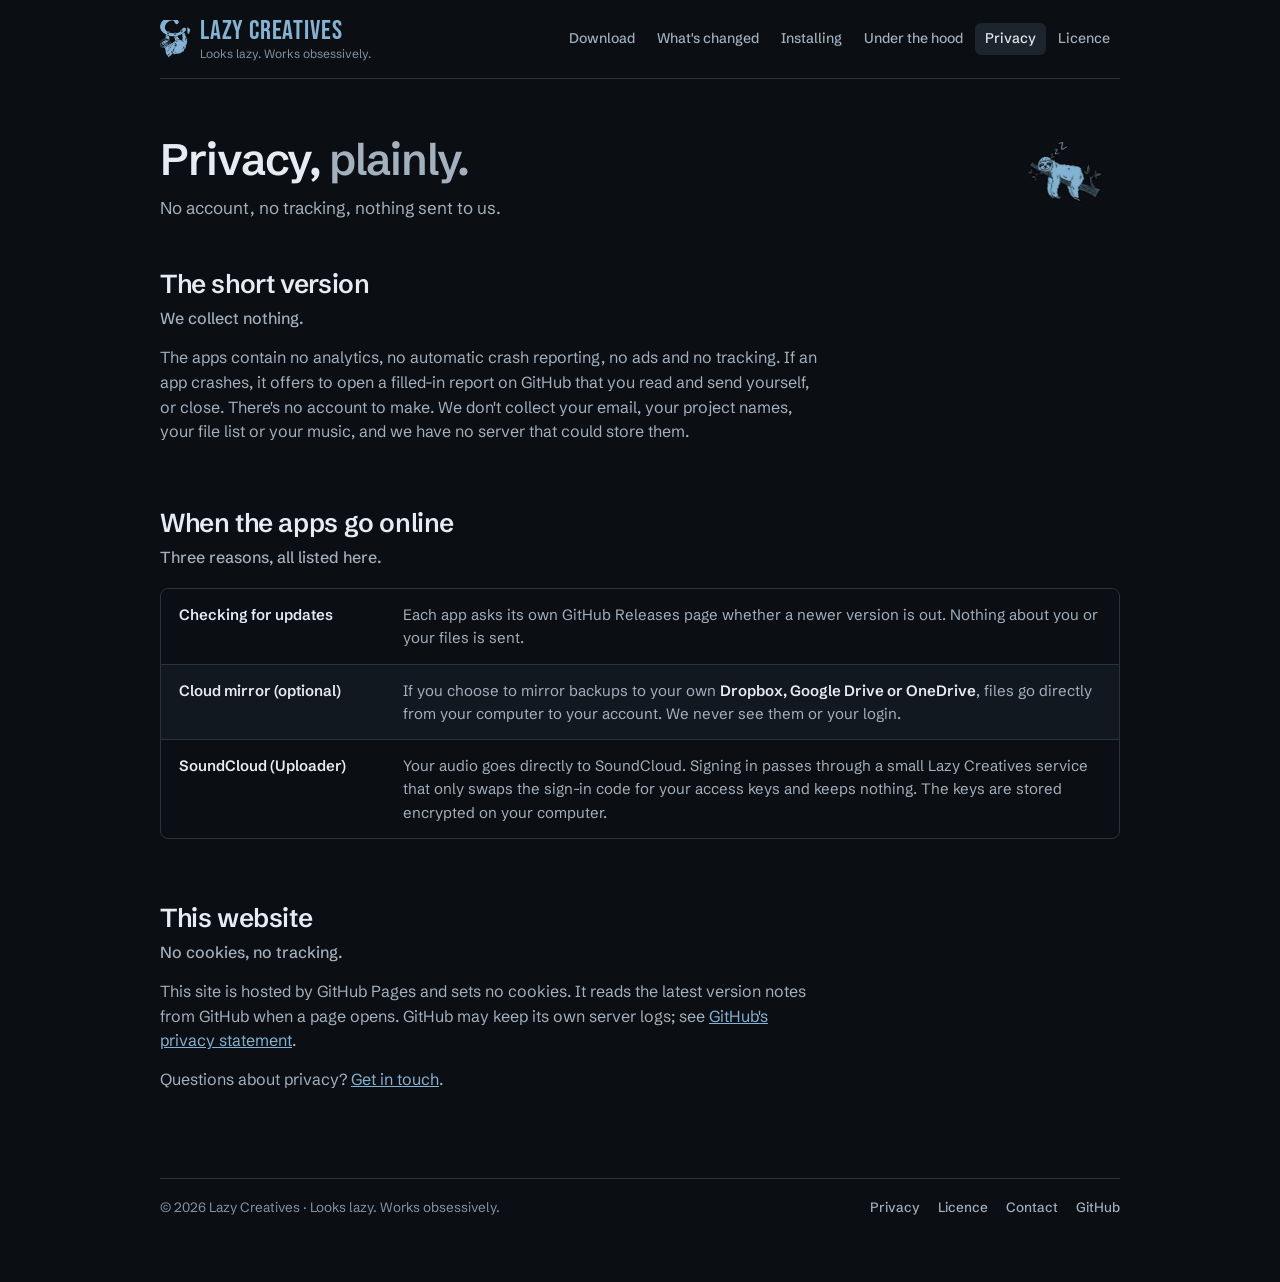
<file: privacy.html>
<!DOCTYPE html>
<html lang="en">
<head>
<meta charset="UTF-8">
<meta name="viewport" content="width=device-width,initial-scale=1">
<title>Privacy — Lazy Creatives</title>
<meta name="description" content="Lazy Creatives apps collect nothing: no account, no analytics, no tracking. The only times they go online, listed plainly.">
<meta property="og:title" content="Privacy">
<meta property="og:description" content="Lazy Creatives apps collect nothing: no account, no analytics, no tracking. The only times they go online, listed plainly.">
<meta property="og:type" content="website">
<link rel="canonical" href="https://lazycreatives.github.io/privacy.html">
<meta property="og:url" content="https://lazycreatives.github.io/privacy.html">
<meta property="og:image" content="https://lazycreatives.github.io/social/social-home.png">
<meta name="twitter:card" content="summary_large_image">
<link rel="stylesheet" href="/brand.css">
<link rel="stylesheet" href="/site.css">
</head>
<body>
<div class="page">
  <header class="lc">
    <a class="brand" href="/" aria-label="Lazy Creatives home"><img src="/sloth-mark.png" alt="" width="30" height="38"><span><b>Lazy Creatives</b><small>Looks lazy. Works obsessively.</small></span></a>
    <nav aria-label="Site">
      <a href="/">Download</a>
      <a href="/whats-changed.html">What's changed</a>
      <a href="/install.html">Installing</a>
      <a href="/under-the-hood.html">Under the hood</a>
      <a href="/privacy.html" aria-current="page">Privacy</a>
      <a href="/licence.html">Licence</a>
    </nav>
  </header>

  <main class="wrap">
    <div class="hero">
      <div>
        <h1>Privacy, <span class="g">plainly.</span></h1>
        <p class="lede">No account, no tracking, nothing sent to us.</p>
      </div>
      <img class="nap" src="/napping.webp" alt="" width="110" height="110">
    </div>

    <section>
      <h2>The short version</h2>
      <p class="lead">We collect nothing.</p>
      <p>The apps contain no analytics, no automatic crash reporting, no ads and no tracking. If an app crashes, it offers to open a filled-in report on GitHub that you read and send yourself, or close. There's no account to make. We don't collect your email, your project names, your file list or your music, and we have no server that could store them.</p>
    </section>

    <section>
      <h2>When the apps go online</h2>
      <p class="lead">Three reasons, all listed here.</p>
      <dl class="facts">
        <div class="fact"><dt>Checking for updates</dt><dd>Each app asks its own GitHub Releases page whether a newer version is out. Nothing about you or your files is sent.</dd></div>
        <div class="fact"><dt>Cloud mirror (optional)</dt><dd>If you choose to mirror backups to your own <b>Dropbox, Google Drive or OneDrive</b>, files go directly from your computer to your account. We never see them or your login.</dd></div>
        <div class="fact"><dt>SoundCloud (Uploader)</dt><dd>Your audio goes directly to SoundCloud. Signing in passes through a small Lazy Creatives service that only swaps the sign-in code for your access keys and keeps nothing. The keys are stored encrypted on your computer.</dd></div>
      </dl>
    </section>

    <section>
      <h2>This website</h2>
      <p class="lead">No cookies, no tracking.</p>
      <p>This site is hosted by GitHub Pages and sets no cookies. It reads the latest version notes from GitHub when a page opens. GitHub may keep its own server logs; see <a href="https://docs.github.com/en/site-policy/privacy-policies/github-general-privacy-statement">GitHub's privacy statement</a>.</p>
      <p>Questions about privacy? <a href="/#contact">Get in touch</a>.</p>
    </section>
  </main>

  <footer class="lc">
    <span>© 2026 Lazy Creatives · Looks lazy. Works obsessively.</span>
    <nav aria-label="More">
      <a href="/privacy.html">Privacy</a>
      <a href="/licence.html">Licence</a>
      <a href="/#contact">Contact</a>
      <a href="https://github.com/LazyCreatives">GitHub</a>
    </nav>
  </footer>
</div>
</body>
</html>
</file>
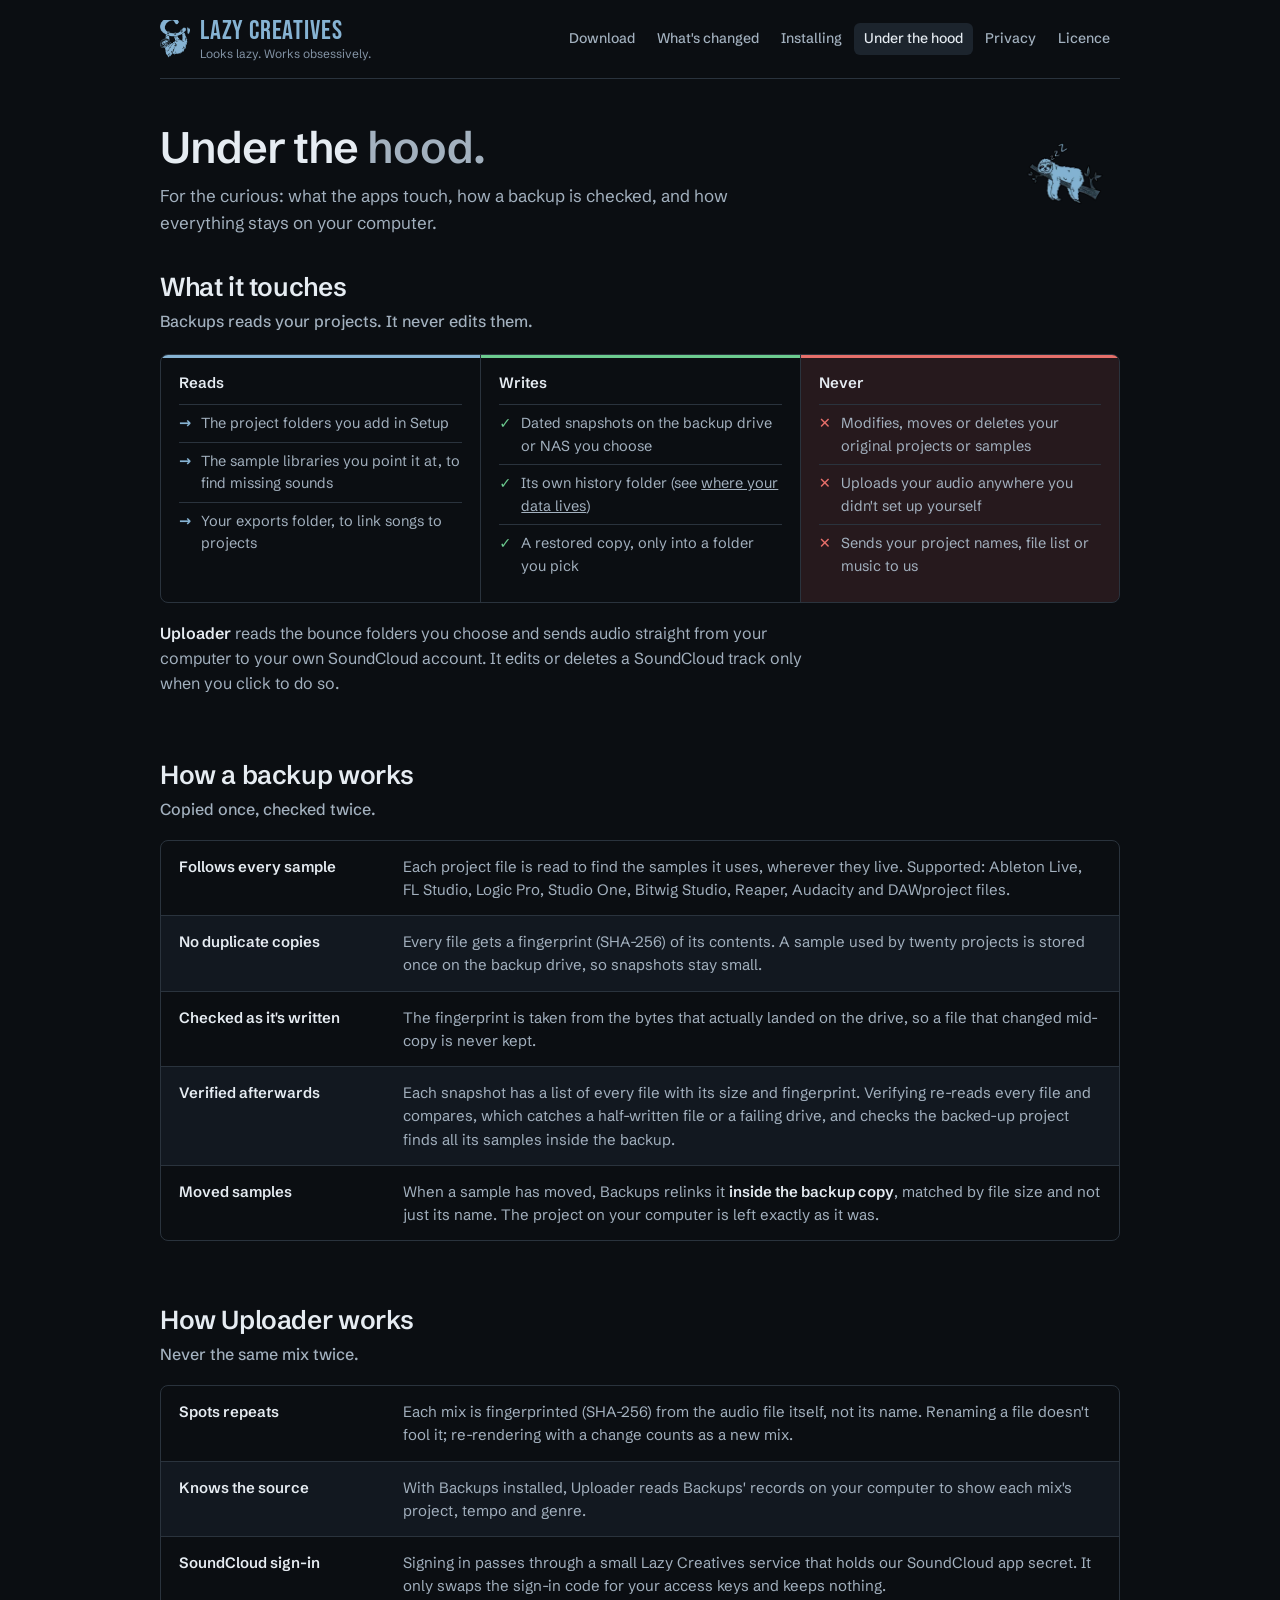
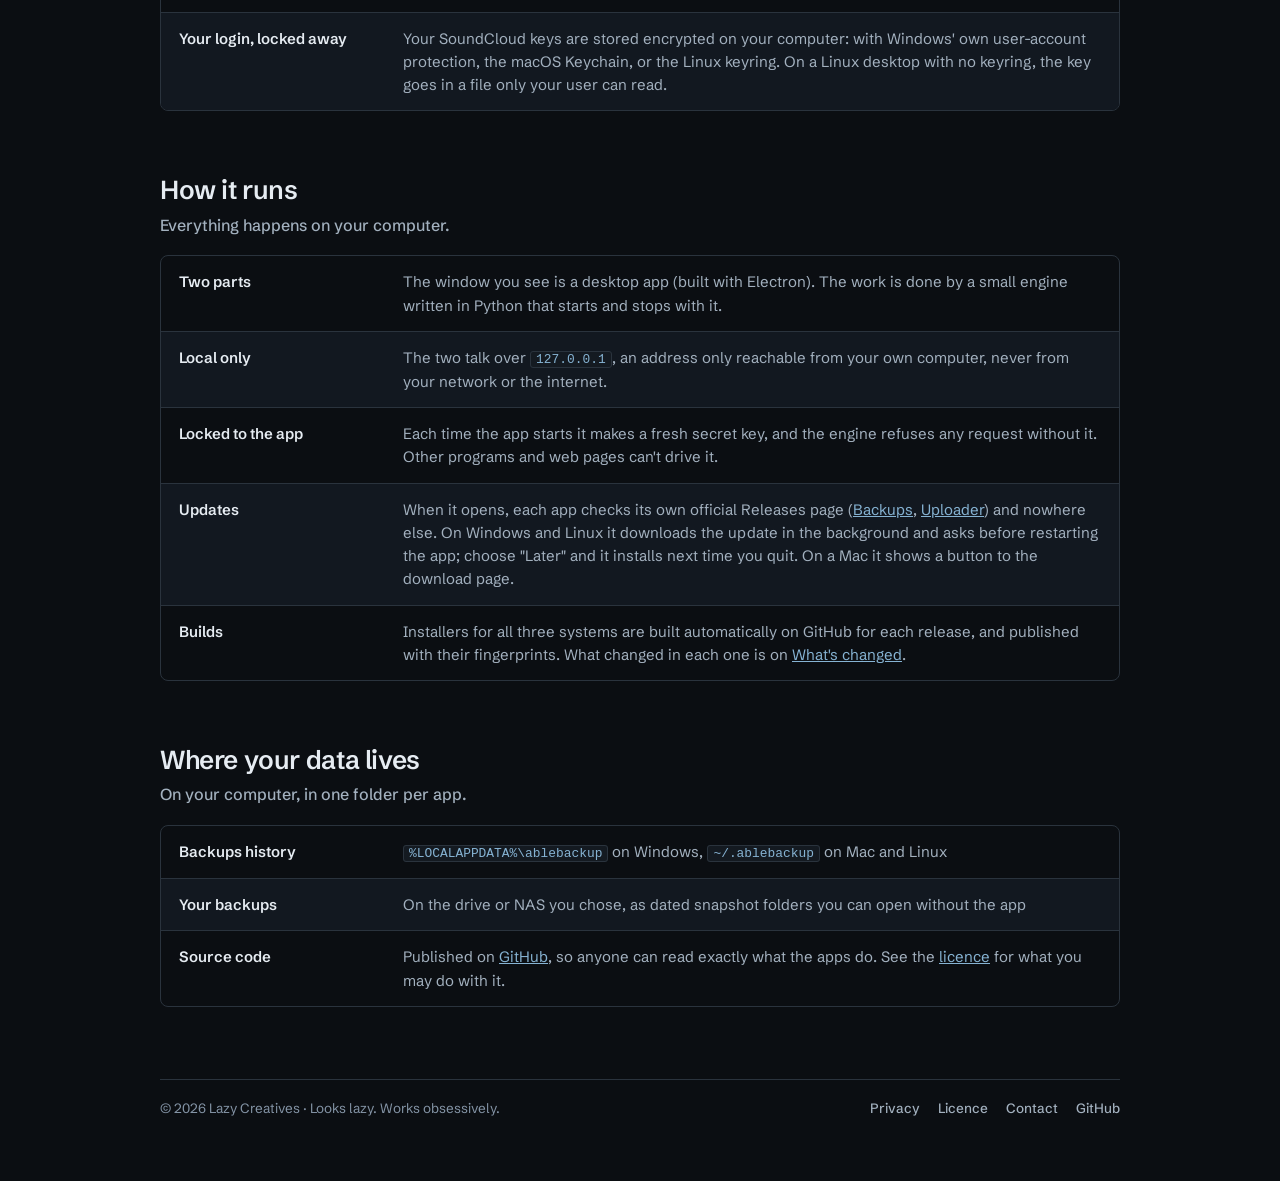
<file: under-the-hood.html>
<!DOCTYPE html>
<html lang="en">
<head>
<meta charset="UTF-8">
<meta name="viewport" content="width=device-width,initial-scale=1">
<title>Under the hood — how Lazy Creatives apps work</title>
<meta name="description" content="What Lazy Creatives Backups and Uploader read, write and never touch, how backups are verified, how duplicate uploads are caught, and how the apps run on your computer.">
<meta property="og:title" content="Under the hood">
<meta property="og:description" content="What Lazy Creatives Backups and Uploader read, write and never touch, how backups are verified, how duplicate uploads are caught, and how the apps run on your computer.">
<meta property="og:type" content="website">
<link rel="canonical" href="https://lazycreatives.github.io/under-the-hood.html">
<meta property="og:url" content="https://lazycreatives.github.io/under-the-hood.html">
<meta property="og:image" content="https://lazycreatives.github.io/social/social-home.png">
<meta name="twitter:card" content="summary_large_image">
<link rel="stylesheet" href="/brand.css">
<link rel="stylesheet" href="/site.css">
</head>
<body>
<div class="page">
  <header class="lc">
    <a class="brand" href="/" aria-label="Lazy Creatives home"><img src="/sloth-mark.png" alt="" width="30" height="38"><span><b>Lazy Creatives</b><small>Looks lazy. Works obsessively.</small></span></a>
    <nav aria-label="Site">
      <a href="/">Download</a>
      <a href="/whats-changed.html">What's changed</a>
      <a href="/install.html">Installing</a>
      <a href="/under-the-hood.html" aria-current="page">Under the hood</a>
      <a href="/privacy.html">Privacy</a>
      <a href="/licence.html">Licence</a>
    </nav>
  </header>

  <main class="wrap">
    <div class="hero">
      <div>
        <h1>Under the <span class="g">hood.</span></h1>
        <p class="lede">For the curious: what the apps touch, how a backup is checked, and how everything stays on your computer.</p>
      </div>
      <img class="nap" src="/napping.webp" alt="" width="110" height="110">
    </div>

    <section id="touch">
      <h2>What it touches</h2>
      <p class="lead">Backups reads your projects. It never edits them.</p>
      <div class="touch">
        <div class="col reads">
          <h4>Reads</h4>
          <ul>
            <li>The project folders you add in Setup</li>
            <li>The sample libraries you point it at, to find missing sounds</li>
            <li>Your exports folder, to link songs to projects</li>
          </ul>
        </div>
        <div class="col writes">
          <h4>Writes</h4>
          <ul>
            <li>Dated snapshots on the backup drive or NAS you choose</li>
            <li>Its own history folder (see <a href="#data" style="color:var(--blue)">where your data lives</a>)</li>
            <li>A restored copy, only into a folder you pick</li>
          </ul>
        </div>
        <div class="col never">
          <h4>Never</h4>
          <ul>
            <li>Modifies, moves or deletes your original projects or samples</li>
            <li>Uploads your audio anywhere you didn't set up yourself</li>
            <li>Sends your project names, file list or music to us</li>
          </ul>
        </div>
      </div>
      <p style="margin-top:18px"><b>Uploader</b> reads the bounce folders you choose and sends audio straight from your computer to your own SoundCloud account. It edits or deletes a SoundCloud track only when you click to do so.</p>
    </section>

    <section id="backups">
      <h2>How a backup works</h2>
      <p class="lead">Copied once, checked twice.</p>
      <dl class="facts">
        <div class="fact"><dt>Follows every sample</dt><dd>Each project file is read to find the samples it uses, wherever they live. Supported: Ableton Live, FL Studio, Logic Pro, Studio One, Bitwig Studio, Reaper, Audacity and DAWproject files.</dd></div>
        <div class="fact"><dt>No duplicate copies</dt><dd>Every file gets a fingerprint (SHA-256) of its contents. A sample used by twenty projects is stored once on the backup drive, so snapshots stay small.</dd></div>
        <div class="fact"><dt>Checked as it's written</dt><dd>The fingerprint is taken from the bytes that actually landed on the drive, so a file that changed mid-copy is never kept.</dd></div>
        <div class="fact"><dt>Verified afterwards</dt><dd>Each snapshot has a list of every file with its size and fingerprint. Verifying re-reads every file and compares, which catches a half-written file or a failing drive, and checks the backed-up project finds all its samples inside the backup.</dd></div>
        <div class="fact"><dt>Moved samples</dt><dd>When a sample has moved, Backups relinks it <b>inside the backup copy</b>, matched by file size and not just its name. The project on your computer is left exactly as it was.</dd></div>
      </dl>
    </section>

    <section id="uploader">
      <h2>How Uploader works</h2>
      <p class="lead">Never the same mix twice.</p>
      <dl class="facts">
        <div class="fact"><dt>Spots repeats</dt><dd>Each mix is fingerprinted (SHA-256) from the audio file itself, not its name. Renaming a file doesn't fool it; re-rendering with a change counts as a new mix.</dd></div>
        <div class="fact"><dt>Knows the source</dt><dd>With Backups installed, Uploader reads Backups' records on your computer to show each mix's project, tempo and genre.</dd></div>
        <div class="fact"><dt>SoundCloud sign-in</dt><dd>Signing in passes through a small Lazy Creatives service that holds our SoundCloud app secret. It only swaps the sign-in code for your access keys and keeps nothing.</dd></div>
        <div class="fact"><dt>Your login, locked away</dt><dd>Your SoundCloud keys are stored encrypted on your computer: with Windows' own user-account protection, the macOS Keychain, or the Linux keyring. On a Linux desktop with no keyring, the key goes in a file only your user can read.</dd></div>
      </dl>
    </section>

    <section id="how">
      <h2>How it runs</h2>
      <p class="lead">Everything happens on your computer.</p>
      <dl class="facts">
        <div class="fact"><dt>Two parts</dt><dd>The window you see is a desktop app (built with Electron). The work is done by a small engine written in Python that starts and stops with it.</dd></div>
        <div class="fact"><dt>Local only</dt><dd>The two talk over <code>127.0.0.1</code>, an address only reachable from your own computer, never from your network or the internet.</dd></div>
        <div class="fact"><dt>Locked to the app</dt><dd>Each time the app starts it makes a fresh secret key, and the engine refuses any request without it. Other programs and web pages can't drive it.</dd></div>
        <div class="fact"><dt>Updates</dt><dd>When it opens, each app checks its own official Releases page (<a href="https://github.com/LazyCreatives/lazycreatives-backups/releases">Backups</a>, <a href="https://github.com/LazyCreatives/lazycreatives-uploader/releases">Uploader</a>) and nowhere else. On Windows and Linux it downloads the update in the background and asks before restarting the app; choose "Later" and it installs next time you quit. On a Mac it shows a button to the download page.</dd></div>
        <div class="fact"><dt>Builds</dt><dd>Installers for all three systems are built automatically on GitHub for each release, and published with their fingerprints. What changed in each one is on <a href="/whats-changed.html">What's changed</a>.</dd></div>
      </dl>
    </section>

    <section id="data">
      <h2>Where your data lives</h2>
      <p class="lead">On your computer, in one folder per app.</p>
      <dl class="facts">
        <div class="fact"><dt>Backups history</dt><dd><code>%LOCALAPPDATA%\ablebackup</code> on Windows, <code>~/.ablebackup</code> on Mac and Linux</dd></div>
        <div class="fact"><dt>Your backups</dt><dd>On the drive or NAS you chose, as dated snapshot folders you can open without the app</dd></div>
        <div class="fact"><dt>Source code</dt><dd>Published on <a href="https://github.com/LazyCreatives">GitHub</a>, so anyone can read exactly what the apps do. See the <a href="/licence.html">licence</a> for what you may do with it.</dd></div>
      </dl>
    </section>
  </main>

  <footer class="lc">
    <span>© 2026 Lazy Creatives · Looks lazy. Works obsessively.</span>
    <nav aria-label="More">
      <a href="/privacy.html">Privacy</a>
      <a href="/licence.html">Licence</a>
      <a href="/#contact">Contact</a>
      <a href="https://github.com/LazyCreatives">GitHub</a>
    </nav>
  </footer>
</div>
</body>
</html>
</file>
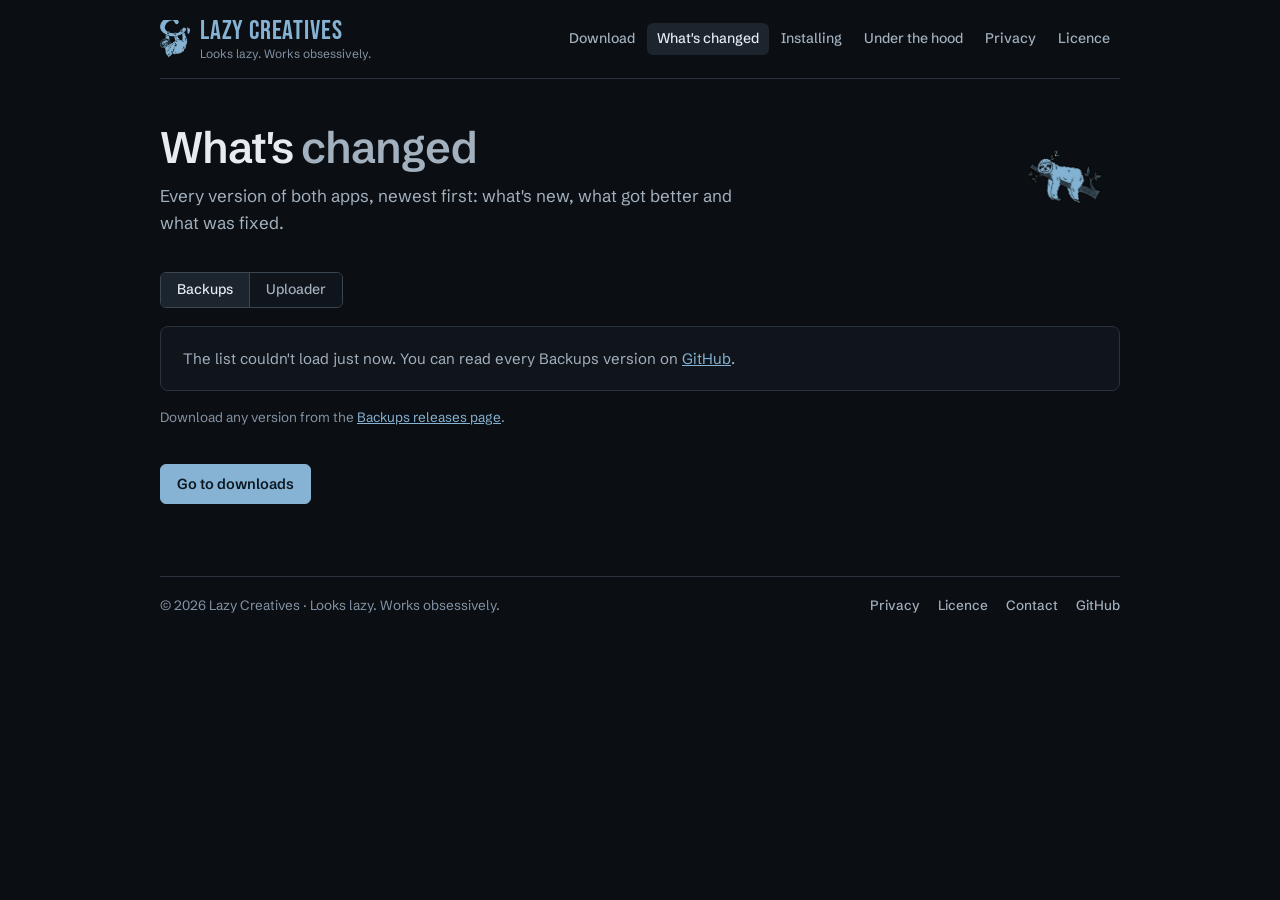
<file: whats-changed.html>
<!DOCTYPE html>
<html lang="en">
<head>
<meta charset="UTF-8">
<meta name="viewport" content="width=device-width,initial-scale=1">
<title>What's changed — Lazy Creatives Backups &amp; Uploader</title>
<meta name="description" content="Every version of Lazy Creatives Backups and Uploader, newest first, with what's new, what got better and what was fixed.">
<meta property="og:title" content="What's changed in Lazy Creatives">
<meta property="og:description" content="Every version of Backups and Uploader, newest first, in plain words.">
<meta property="og:type" content="website">
<link rel="canonical" href="https://lazycreatives.github.io/whats-changed.html">
<meta property="og:url" content="https://lazycreatives.github.io/whats-changed.html">
<meta property="og:image" content="https://lazycreatives.github.io/social/social-home.png">
<meta name="twitter:card" content="summary_large_image">
<link rel="stylesheet" href="/brand.css">
<link rel="stylesheet" href="/site.css">
<style>
  /* Every version of both apps. The notes are read from each app's CHANGELOG.md in
     its public repo when the page opens, so a release shows up here with no edit. */

  /* One row per version, in one ruled block: version and date in a fixed left column,
     the notes on the right. The newest version has a blue stripe down its left edge. */
  .log{display:flex;flex-direction:column;border:1px solid var(--border);border-radius:var(--radius-lg);overflow:hidden;background:var(--surface)}
  .log > .msg{border:0;border-radius:0}
  .ver{display:grid;grid-template-columns:150px minmax(0,1fr);gap:8px 28px;border-top:1px solid var(--border);padding:20px 22px;box-shadow:inset 3px 0 0 transparent}
  .ver:first-child{border-top:0}
  .ver.latest{box-shadow:inset 3px 0 0 var(--accent)}
  .ver .side{display:flex;flex-direction:column;gap:6px;align-items:flex-start}
  .ver .num{font-size:24px;font-weight:600;letter-spacing:-.01em;line-height:1.1}
  .ver .when{font-size:13.5px;color:var(--text-faint)}
  .ver .tag{margin:4px 0 0;color:var(--accent);border-color:color-mix(in srgb,var(--accent) 55%,transparent);background:var(--accent-soft)}
  .ver .notes{min-width:0}
  .ver h3{display:inline-block;font-size:12px;letter-spacing:.06em;text-transform:uppercase;font-weight:600;margin:18px 0 8px;color:var(--text-faint)}
  .ver h3:first-child{margin-top:2px}
  .ver h3.k-new{color:var(--ok)} .ver h3.k-better{color:var(--accent)} .ver h3.k-fixed{color:var(--warn)}
  .ver ul{list-style:none;display:flex;flex-direction:column;gap:8px}
  .ver li{font-size:15px;color:var(--text-dim);padding-left:18px;position:relative}
  .ver li::before{content:"";position:absolute;left:2px;top:.6em;width:6px;height:6px;border-radius:1px;background:var(--accent)}
  .ver li li::before{background:var(--border-interactive)}
  .ver li ul{margin-top:8px}
  .ver li b{color:var(--text);font-weight:600}
  .ver p{font-size:15px;color:var(--text-dim);margin-bottom:8px}

  .msg{border:1px solid var(--border);border-radius:var(--radius-lg);padding:20px 22px;color:var(--text-dim);font-size:15px}
  .msg a{color:var(--accent)}
  .fine{font-size:13.5px;color:var(--text-faint);margin-top:16px}
  .fine a{color:var(--accent)}

  @media(max-width:640px){
    .ver{grid-template-columns:1fr;padding:16px}
    .ver .side{flex-direction:row;flex-wrap:wrap;align-items:baseline;gap:4px 12px}
    .ver .num{font-size:21px}
    .ver .tag{margin:0}
  }
</style>
</head>
<body>
<div class="page">
  <header class="lc">
    <a class="brand" href="/" aria-label="Lazy Creatives home"><img src="/sloth-mark.png" alt="" width="30" height="38"><span><b>Lazy Creatives</b><small>Looks lazy. Works obsessively.</small></span></a>
    <nav aria-label="Site">
      <a href="/">Download</a>
      <a href="/whats-changed.html" aria-current="page">What's changed</a>
      <a href="/install.html">Installing</a>
      <a href="/under-the-hood.html">Under the hood</a>
      <a href="/privacy.html">Privacy</a>
      <a href="/licence.html">Licence</a>
    </nav>
  </header>

  <main class="wrap">
    <div class="hero">
      <div>
        <h1>What's <span class="g">changed</span></h1>
        <p class="lede">Every version of both apps, newest first: what's new, what got better and what was fixed.</p>
      </div>
      <img class="nap" src="/napping.webp" alt="" width="110" height="110">
    </div>

    <div class="tabs" role="tablist" aria-label="Choose an app">
      <button role="tab" id="tab-backups" aria-controls="panel-backups" aria-selected="true">Backups</button>
      <button role="tab" id="tab-uploader" aria-controls="panel-uploader" aria-selected="false">Uploader</button>
    </div>

    <div role="tabpanel" id="panel-backups" aria-labelledby="tab-backups" aria-live="polite">
      <div class="log" id="log-backups"><p class="msg">Loading every Backups version…</p></div>
      <p class="fine">Download any version from the <a href="https://github.com/LazyCreatives/lazycreatives-backups/releases">Backups releases page</a>.</p>
    </div>
    <div role="tabpanel" id="panel-uploader" aria-labelledby="tab-uploader" aria-live="polite" hidden>
      <div class="log" id="log-uploader"><p class="msg">Loading every Uploader version…</p></div>
      <p class="fine">Download any version from the <a href="https://github.com/LazyCreatives/lazycreatives-uploader/releases">Uploader releases page</a>.</p>
    </div>

    <div class="actions" style="margin-top:36px">
      <a class="btn primary" href="/#download">Go to downloads</a>
    </div>
  </main>

  <footer class="lc">
    <span>© 2026 Lazy Creatives · Looks lazy. Works obsessively.</span>
    <nav aria-label="More">
      <a href="/privacy.html">Privacy</a>
      <a href="/licence.html">Licence</a>
      <a href="/#contact">Contact</a>
      <a href="https://github.com/LazyCreatives">GitHub</a>
    </nav>
  </footer>
</div>
<script>
/* Backups / Uploader switch. The address ends in #uploader or #backups so a link
   can open straight on one app. */
(function(){
  var names=["backups","uploader"];
  var tabs=names.map(function(n){return document.getElementById("tab-"+n)});
  function pick(i,push){
    tabs.forEach(function(t,j){
      var on=i===j; t.setAttribute("aria-selected",on?"true":"false"); t.tabIndex=on?0:-1;
      document.getElementById("panel-"+names[j]).hidden=!on;
    });
    if(push&&history.replaceState) history.replaceState(null,"","#"+names[i]);
  }
  tabs.forEach(function(t,i){
    t.addEventListener("click",function(){pick(i,true)});
    t.addEventListener("keydown",function(e){
      if(e.key==="ArrowRight"||e.key==="ArrowLeft"){var n=(i+1)%2;pick(n,true);tabs[n].focus();e.preventDefault();}
    });
  });
  pick(location.hash==="#uploader"?1:0,false);
  window.addEventListener("hashchange",function(){pick(location.hash==="#uploader"?1:0,false)});
})();

/* Read each app's CHANGELOG.md from its public repo and draw one row per released
   version. Only text is ever inserted, never HTML. "Unreleased" is skipped. */
(function(){
  function inline(el,text){
    text.split(/(\*\*[^*]+\*\*|`[^`]+`)/).forEach(function(part){
      if(!part) return;
      var tag=/^\*\*[^*]+\*\*$/.test(part)?"b":/^`[^`]+`$/.test(part)?"code":null;
      var t=(tag?part.slice(tag==="b"?2:1,tag==="b"?-2:-1):part).replace(/\\(.)/g,"$1");
      if(tag){var e=document.createElement(tag);e.textContent=t;el.appendChild(e);}
      else el.appendChild(document.createTextNode(t));
    });
  }
  function parse(md){
    md=md.replace(/<!--[\s\S]*?-->/g,"");
    var versions=[], v=null, list=null, sub=null, last=null;
    md.split(/\r?\n/).forEach(function(l){
      var m;
      if((m=l.match(/^##\s+([^\s(]+)\s*(?:\((.*)\))?\s*$/))){
        v=/\d/.test(m[1])?{num:m[1],when:m[2]||"",notes:document.createElement("div")}:null;
        if(v) versions.push(v);
        list=sub=last=null; return;
      }
      if(!v||/^#\s/.test(l)) return;
      if((m=l.match(/^###\s+(.*)/))){
        var h=document.createElement("h3"); h.textContent=m[1];
        var k=m[1].trim().toLowerCase(); if(/^(new|better|fixed)$/.test(k)) h.className="k-"+k;
        v.notes.appendChild(h); list=sub=last=null;
      } else if((m=l.match(/^[-*] (.*)/))){
        if(!list){list=document.createElement("ul");v.notes.appendChild(list);}
        last=document.createElement("li"); inline(last,m[1]); list.appendChild(last); sub=null;
      } else if((m=l.match(/^\s{2,}[-*] (.*)/))&&list&&list.lastChild){
        if(!sub){sub=document.createElement("ul");list.lastChild.appendChild(sub);}
        last=document.createElement("li"); inline(last,m[1]); sub.appendChild(last);
      } else if((m=l.match(/^\s+(\S.*)/))&&last){
        inline(last," "+m[1]);
      } else if(l.trim()){
        var p=document.createElement("p"); inline(p,l.trim()); v.notes.appendChild(p); list=sub=last=null;
      } else { last=null; }
    });
    return versions;
  }
  function draw(app,versions){
    var box=document.getElementById("log-"+app);
    box.textContent="";
    versions.forEach(function(v,i){
      var row=document.createElement("article"); row.className="ver"+(i===0?" latest":"");
      row.id=app+"-"+v.num;
      var side=document.createElement("div"); side.className="side";
      var num=document.createElement("div"); num.className="num"; num.textContent=v.num; side.appendChild(num);
      if(v.when){var w=document.createElement("div"); w.className="when"; w.textContent=v.when; side.appendChild(w);}
      if(i===0){var t=document.createElement("span"); t.className="tag"; t.textContent="Latest"; side.appendChild(t);}
      v.notes.className="notes";
      row.appendChild(side); row.appendChild(v.notes); box.appendChild(row);
    });
  }
  function fail(app,label){
    var box=document.getElementById("log-"+app);
    box.textContent="";
    var p=document.createElement("p"); p.className="msg";
    p.appendChild(document.createTextNode("The list couldn't load just now. You can read every "+label+" version on "));
    var a=document.createElement("a"); a.href="https://github.com/LazyCreatives/lazycreatives-"+app+"/blob/master/CHANGELOG.md"; a.textContent="GitHub";
    p.appendChild(a); p.appendChild(document.createTextNode("."));
    box.appendChild(p);
  }
  function load(app,label){
    if(!window.fetch){fail(app,label);return;}
    fetch("https://raw.githubusercontent.com/LazyCreatives/lazycreatives-"+app+"/master/CHANGELOG.md")
      .then(function(r){if(!r.ok) throw 0; return r.text();})
      .then(function(md){var v=parse(md); if(!v.length) throw 0; draw(app,v);})
      .catch(function(){fail(app,label);});
  }
  load("backups","Backups");
  load("uploader","Uploader");
})();
</script>
</body>
</html>
</file>
<file: brand.css>
/* =====================================================================
   Lazy Creatives website: colours, type and buttons.
   The same "Pressing" look as the two apps (electron/src/lazy-ui.css in
   Backups and Uploader): ink blue-black, one Sloth Blue accent, green /
   gold / red only for status, one sturdy print-style face for everything,
   thin dividers instead of floating boxes, no glows or gradients.
   Every page links it with <link rel="stylesheet" href="/brand.css">,
   then site.css for the shared page blocks.
   ===================================================================== */
/* Schibsted Grotesk (all text) and Bebas Neue (app names only), the apps' two faces.
   Self-hosted (SIL Open Font Licence, fonts/OFL-*.txt) so no font service sees visitors. */
@font-face{font-family:"Schibsted Grotesk";font-style:normal;font-weight:400;font-display:swap;src:url(/fonts/schibsted-grotesk-400.woff2) format("woff2")}
@font-face{font-family:"Schibsted Grotesk";font-style:normal;font-weight:500;font-display:swap;src:url(/fonts/schibsted-grotesk-500.woff2) format("woff2")}
@font-face{font-family:"Schibsted Grotesk";font-style:normal;font-weight:600;font-display:swap;src:url(/fonts/schibsted-grotesk-600.woff2) format("woff2")}
@font-face{font-family:"Schibsted Grotesk";font-style:normal;font-weight:700;font-display:swap;src:url(/fonts/schibsted-grotesk-700.woff2) format("woff2")}
@font-face{font-family:"Bebas Neue";font-style:normal;font-weight:400;font-display:swap;src:url(/fonts/bebas-neue-400.woff2) format("woff2")}
:root{
  color-scheme:dark;
  /* the apps' tokens, same names and values */
  --bg:#0B0E12; --surface:#10151B; --surface-2:#141A21; --surface-3:#1C242D;
  --well:#0D0F11; --zebra:#121820;
  --border:#2A333D; --border-strong:#3A4651; --border-interactive:#56687A;
  --text:#E6ECF2; --text-dim:#A3B1BF; --text-faint:#8494A6;
  --accent:#86B3D3; --accent-press:#74A3C6; --accent-ink:#0B1620; --accent-soft:rgba(134,179,211,.12);
  --ok:#6CCB8F; --warn:#E7B04A; --danger:#E66F6A;
  --ok-soft:rgba(108,203,143,.12); --warn-soft:rgba(231,176,74,.12); --danger-soft:rgba(230,111,106,.12);
  --radius:6px; --radius-lg:8px;
  --font:"Schibsted Grotesk",system-ui,-apple-system,"Segoe UI",Roboto,Helvetica,Arial,sans-serif;
  --display:"Bebas Neue",var(--font);
  --mono:ui-monospace,SFMono-Regular,Menlo,"Cascadia Mono",monospace;
}
*{box-sizing:border-box;margin:0;padding:0}
body{background:var(--bg);color:var(--text);font:16px/1.55 var(--font);min-height:100vh;-webkit-font-smoothing:antialiased}
::selection{background:rgba(134,179,211,.3)}
a{color:inherit}
:focus-visible{outline:2px solid var(--accent);outline-offset:2px}
.wrap{width:100%;max-width:960px;margin:0 auto}

/* page padding */
.page{display:flex;flex-direction:column;align-items:center;padding:0 clamp(16px,5vw,48px) 64px}

/* page titles: the apps' plain, heavy-ish heading, one colour */
h1{font-size:clamp(30px,4.6vw,44px);font-weight:600;letter-spacing:-.025em;line-height:1.1;margin-bottom:12px}
h1 .g{color:var(--text-dim)}
.lede{color:var(--text-dim);font-size:17px;max-width:60ch;margin-bottom:24px}

/* buttons: the apps' squared buttons; one blue kind for the main action */
a.btn{display:inline-flex;align-items:center;justify-content:center;gap:8px;height:40px;padding:0 16px;
  text-decoration:none;font-weight:500;font-size:14.5px;white-space:nowrap;border-radius:var(--radius);
  border:1px solid var(--border-strong);color:var(--text);background:var(--surface-2);
  transition:background .14s,border-color .14s}
a.btn:hover{background:var(--surface-3);border-color:var(--border-interactive)}
a.btn.primary{background:var(--accent);border-color:var(--accent);color:var(--accent-ink);font-weight:600}
a.btn.primary:hover{background:var(--accent-press);border-color:var(--accent-press)}
.actions{display:flex;flex-wrap:wrap;gap:10px;margin-top:24px}

/* a small squared label, like the format tags in the apps (VST3, AU) */
.tag{display:inline-block;font-size:12px;font-weight:600;line-height:1;padding:4px 7px;border-radius:2px;
  border:1px solid color-mix(in srgb,var(--ok) 55%,transparent);color:var(--ok);background:var(--ok-soft);white-space:nowrap}

/* header: the sidebar's sloth and name */
header.lc{display:flex;align-items:center;gap:14px;width:100%;max-width:960px;padding:18px 0;margin-bottom:44px;border-bottom:1px solid var(--border)}
.brand{display:flex;align-items:center;gap:10px;text-decoration:none;min-width:0}
.brand img{width:30px;height:38px;object-fit:contain;flex:none}
.brand span{display:flex;flex-direction:column;line-height:1}
.brand b{font-family:var(--display);font-weight:400;font-size:27px;letter-spacing:.03em;color:var(--accent);white-space:nowrap}
.brand small{font-size:12px;color:var(--text-faint);margin-top:3px;white-space:nowrap}

/* footer */
footer.lc{color:var(--text-faint);font-size:13.5px;margin-top:72px;border-top:1px solid var(--border);padding-top:18px;width:100%;max-width:960px}
footer.lc a{text-decoration:none}
</file>
<file: site.css>
/* =====================================================================
   Lazy Creatives website: layout shared by every page on this site
   (home, What's changed, Installing, Under the hood, Privacy, Licence).
   Colours, type and buttons come from brand.css; this file adds the menu,
   footer and the reusable content blocks. Load it after brand.css.
   Lists are ruled tables with fixed columns, as in the apps.
   ===================================================================== */

/* menu: same on every page; the current page carries aria-current="page" */
header.lc{flex-wrap:wrap;row-gap:12px}
header.lc nav{margin-left:auto;display:flex;flex-wrap:wrap;gap:2px}
header.lc nav a{color:var(--text-dim);text-decoration:none;font-size:14px;font-weight:500;height:32px;display:flex;align-items:center;padding:0 10px;border-radius:var(--radius)}
header.lc nav a:hover{background:var(--surface-2);color:var(--text)}
header.lc nav a[aria-current="page"]{background:var(--surface-3);color:var(--text)}

/* page top: title, short intro, napping sloth */
.hero{display:flex;align-items:center;gap:28px;margin-bottom:36px}
.hero > div{min-width:0}
.hero h1{text-wrap:balance}
.hero .lede{margin-bottom:0}
.nap{width:110px;height:110px;flex:0 0 auto;margin-left:auto}

/* sections: a heading, a short line that sums it up, then the text */
section{margin-top:64px;scroll-margin-top:24px}
.hero + section{margin-top:0}
section > h2{font-size:clamp(22px,3vw,26px);font-weight:600;letter-spacing:-.015em;line-height:1.2;margin-bottom:6px;text-wrap:balance}
section > .lead{font-size:16px;color:var(--text-dim);font-weight:500;max-width:60ch;margin-bottom:14px;text-wrap:balance}
section > p,.prose p{color:var(--text-dim);max-width:66ch;margin-bottom:14px}
section p b{color:var(--text);font-weight:600}
section p a,.facts a,.prose a{color:var(--accent)}
code{font-family:var(--mono);font-size:.86em;color:var(--accent);background:var(--surface-2);border:1px solid var(--border);padding:0 5px;border-radius:3px;overflow-wrap:anywhere}

/* a small heading above a list, like the apps' column headings */
.label{font-size:12px;font-weight:600;letter-spacing:.08em;text-transform:uppercase;color:var(--text-faint)}

/* label / explanation rows: one bordered block, rows split by lines, fixed label column */
.facts{display:flex;flex-direction:column;border:1px solid var(--border);border-radius:var(--radius-lg);margin-top:18px;overflow:hidden}
.fact{display:grid;grid-template-columns:200px minmax(0,1fr);gap:6px 24px;padding:14px 18px;border-top:1px solid var(--border)}
.fact:first-child{border-top:0}
.fact:nth-child(even){background:var(--zebra)}
.fact dt{font-weight:600;font-size:15px}
.fact dd{color:var(--text-dim);font-size:15px}
.fact dd b{color:var(--text);font-weight:600}

/* reads / writes / never: three columns of one block, each with a coloured stripe */
.touch{display:grid;grid-template-columns:repeat(3,minmax(0,1fr));margin-top:20px;border:1px solid var(--border);border-radius:var(--radius-lg);overflow:hidden}
.col{padding:16px 18px 18px;min-width:0;border-left:1px solid var(--border);box-shadow:inset 0 3px 0 var(--c,var(--accent))}
.col:first-child{border-left:0}
.col.reads{--c:var(--accent)} .col.writes{--c:var(--ok)} .col.never{--c:var(--danger);background:var(--danger-soft)}
.col h4{font-size:15px;font-weight:600;margin-bottom:10px}
.col ul{list-style:none;display:flex;flex-direction:column}
.col li{font-size:14.5px;color:var(--text-dim);padding:7px 0 7px 22px;position:relative;border-top:1px solid var(--border)}
.col li::before{position:absolute;left:0;font-weight:700;color:var(--c)}
.col.reads li::before{content:"→"}
.col.writes li::before{content:"✓"}
.col.never li::before{content:"✕"}

/* numbered steps: ruled rows with the number in its own column */
.steps{display:flex;flex-direction:column;margin-top:16px;counter-reset:s;list-style:none;border:1px solid var(--border);border-radius:var(--radius-lg);overflow:hidden}
.steps li{position:relative;padding:14px 18px 14px 52px;border-top:1px solid var(--border);color:var(--text-dim);font-size:15px;min-width:0}
.steps li:first-child{border-top:0}
.steps li::before{counter-increment:s;content:counter(s);position:absolute;left:0;top:14px;width:36px;text-align:right;color:var(--accent);font-weight:600}
.steps li b{color:var(--text);font-weight:600}
.os{margin-top:28px}
.os h4{font-size:16px;font-weight:600;margin-bottom:-4px}
.warn{margin-top:18px;border:1px solid var(--border);border-left:3px solid var(--warn);background:var(--warn-soft);border-radius:var(--radius);padding:14px 18px;font-size:15px;color:var(--text)}
.warn b{color:var(--warn)} .warn a{color:var(--warn)}
pre{margin-top:10px;overflow-x:auto;background:var(--well);border:1px solid var(--border);border-radius:var(--radius);padding:10px 12px}
pre code{background:none;border:0;padding:0;color:var(--ok)}

/* "read more" links: one ruled strip split by lines, not floating cards */
.tiles{display:grid;grid-template-columns:repeat(auto-fit,minmax(min(100%,240px),1fr));gap:1px;margin-top:18px;border:1px solid var(--border);border-radius:var(--radius-lg);overflow:hidden;background:var(--border)}
a.tile{display:flex;flex-direction:column;gap:6px;text-decoration:none;padding:18px 20px;background:var(--bg);min-width:0;transition:background .14s}
a.tile:hover{background:var(--surface-2)}
a.tile h4{font-size:16px;font-weight:600}
a.tile p{color:var(--text-dim);font-size:14.5px}
a.tile .more{margin-top:auto;padding-top:6px;color:var(--accent);font-size:14px;font-weight:500}

/* Backups / Uploader switch: the apps' joined buttons */
.tabs{display:inline-flex;border:1px solid var(--border-strong);border-radius:var(--radius);overflow:hidden;margin-bottom:18px}
.tabs button{font:inherit;font-size:14px;font-weight:500;color:var(--text-dim);background:var(--surface);border:0;border-left:1px solid var(--border-strong);height:34px;padding:0 16px;cursor:pointer}
.tabs button:first-child{border-left:0}
.tabs button:hover{color:var(--text);background:var(--surface-2)}
.tabs button[aria-selected="true"]{color:var(--text);background:var(--surface-3)}
.tabs button:focus-visible{outline:2px solid var(--accent);outline-offset:-2px}
[hidden]{display:none !important}

/* footer: same on every page */
footer.lc{display:flex;flex-wrap:wrap;gap:10px 22px;align-items:center}
footer.lc nav{display:flex;flex-wrap:wrap;gap:6px 18px;margin-left:auto}
footer.lc nav a{color:var(--text-dim);font-weight:500}
footer.lc nav a:hover{color:var(--accent)}

@media(max-width:720px){
  .touch{grid-template-columns:1fr}
  .col{border-left:0;border-top:1px solid var(--border)}
  .col:first-child{border-top:0}
}
@media(max-width:640px){
  header.lc{margin-bottom:28px}
  .hero{flex-direction:column-reverse;align-items:flex-start;gap:8px}
  .nap{width:80px;height:80px;margin-left:0}
  .fact{grid-template-columns:1fr;padding:12px 14px}
  header.lc nav{margin-left:-10px;width:calc(100% + 10px)}
  footer.lc nav{margin-left:0}
}
@media(prefers-reduced-motion:reduce){.nap{display:none}}
</file>
